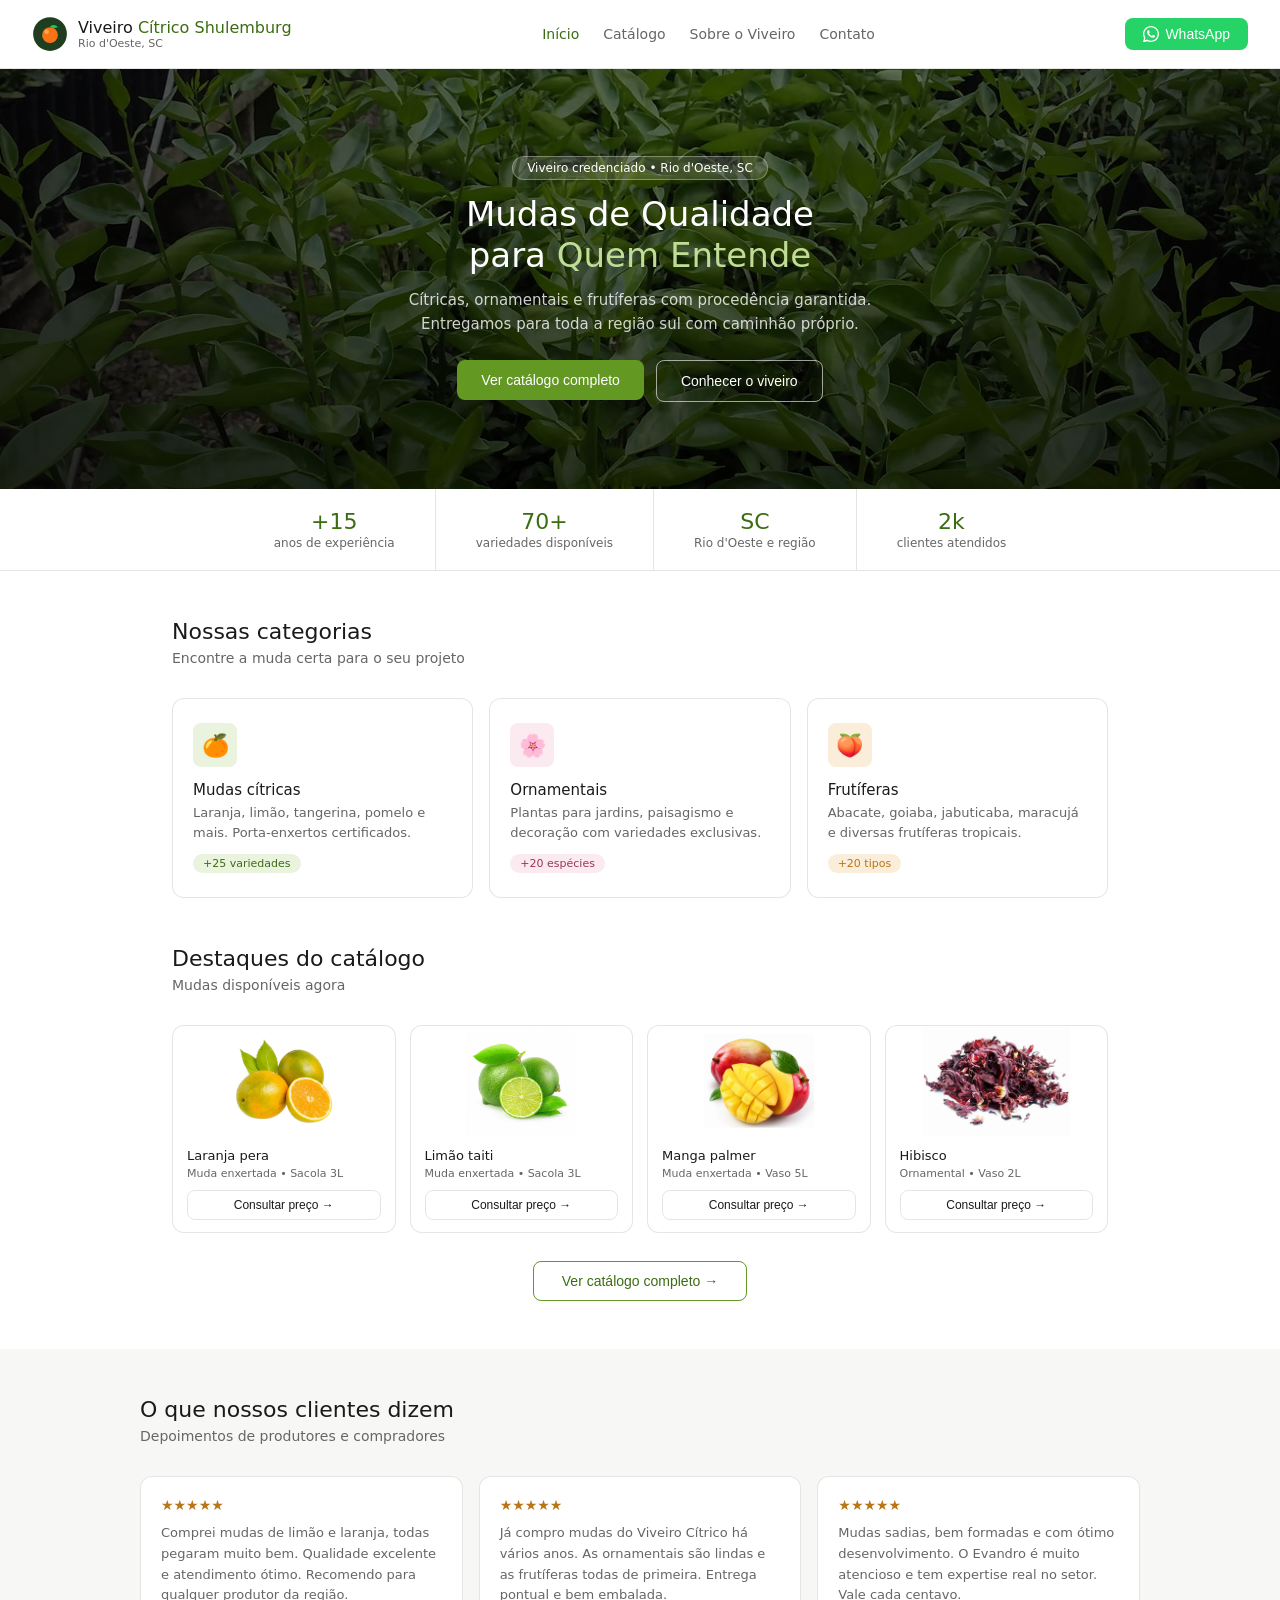
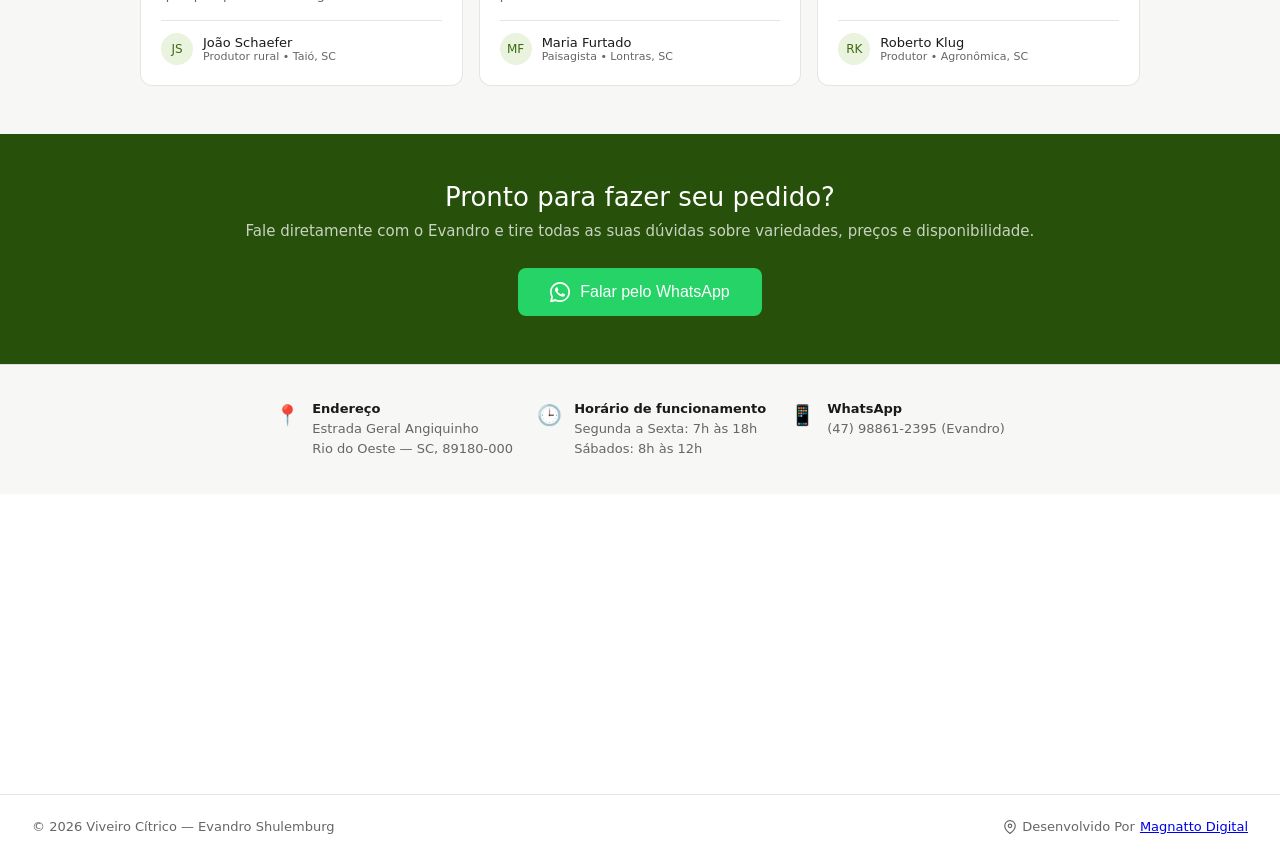
<file: index.html>
<!DOCTYPE html>
<html lang="pt-BR">
<head>
  <meta charset="UTF-8" />
  <meta name="viewport" content="width=device-width, initial-scale=1.0" />
  <title>Viveiro Cítrico Shulemburg</title>
  <meta name="description" content="Mudas cítricas, ornamentais e frutíferas de qualidade. Viveiro Cítrico, Rio d'Oeste - SC. Fale conosco pelo WhatsApp." />
  <link rel="stylesheet" href="style.css" />
  <link rel="icon" href="favicon.svg" type="image/svg+xml">
  <link rel="icon" href="favicon.svg" sizes="32x32">
</head>
<body>

  <!-- NAVBAR -->
  <nav class="nav">
    <a href="index.html" class="logo" style="text-decoration:none;">
      <div class="logo-icon" style="background:transparent;">
        <img src="favicon.svg" alt="favicon" style="width:36px; height:36px; object-fit:contain;">
      </div>
      <div>
        <div class="logo-name">Viveiro <span>Cítrico Shulemburg</span></div>
        <div class="logo-sub">Rio d'Oeste, SC</div>
      </div>
    </a>
    <div class="nav-links">
      <a href="index.html" class="active">Início</a>
      <a href="catalogo.html">Catálogo</a>
      <a href="viveiro.html">Sobre o Viveiro</a>
      <a href="index.html#contato">Contato</a>
    </div>
    <button class="wpp-btn">
      <svg width="16" height="16" viewBox="0 0 24 24" fill="currentColor">
        <path d="M17.472 14.382c-.297-.149-1.758-.867-2.03-.967-.273-.099-.471-.148-.67.15-.197.297-.767.966-.94 1.164-.173.199-.347.223-.644.075-.297-.15-1.255-.463-2.39-1.475-.883-.788-1.48-1.761-1.653-2.059-.173-.297-.018-.458.13-.606.134-.133.298-.347.446-.52.149-.174.198-.298.298-.497.099-.198.05-.371-.025-.52-.075-.149-.669-1.612-.916-2.207-.242-.579-.487-.5-.669-.51-.173-.008-.371-.01-.57-.01-.198 0-.52.074-.792.372-.272.297-1.04 1.016-1.04 2.479 0 1.462 1.065 2.875 1.213 3.074.149.198 2.096 3.2 5.077 4.487.709.306 1.262.489 1.694.625.712.227 1.36.195 1.871.118.571-.085 1.758-.719 2.006-1.413.248-.694.248-1.289.173-1.413-.074-.124-.272-.198-.57-.347z"/>
        <path d="M12 0C5.373 0 0 5.373 0 12c0 2.123.554 4.118 1.522 5.847L.057 23.853a.5.5 0 0 0 .609.608l6.007-1.464A11.939 11.939 0 0 0 12 24c6.627 0 12-5.373 12-12S18.627 0 12 0zm0 22a9.952 9.952 0 0 1-5.093-1.396l-.363-.215-3.769.918.936-3.669-.236-.378A9.952 9.952 0 0 1 2 12C2 6.477 6.477 2 12 2s10 4.477 10 10-4.477 10-10 10z"/>
      </svg>
      WhatsApp
    </button>
    <button class="hamburger" id="hamburger" aria-label="Menu" aria-expanded="false">
      <span></span><span></span><span></span>
    </button>
  </nav>

  <!-- MOBILE MENU -->
  <div class="mobile-menu" id="mobileMenu">
    <a href="index.html" class="active">Início</a>
    <a href="catalogo.html">Catálogo</a>
    <a href="viveiro.html">Sobre o Viveiro</a>
    <a href="index.html#contato">Contato</a>
    <a href="#" class="mobile-wpp wpp-btn">
      <svg width="16" height="16" viewBox="0 0 24 24" fill="currentColor">
        <path d="M17.472 14.382c-.297-.149-1.758-.867-2.03-.967-.273-.099-.471-.148-.67.15-.197.297-.767.966-.94 1.164-.173.199-.347.223-.644.075-.297-.15-1.255-.463-2.39-1.475-.883-.788-1.48-1.761-1.653-2.059-.173-.297-.018-.458.13-.606.134-.133.298-.347.446-.52.149-.174.198-.298.298-.497.099-.198.05-.371-.025-.52-.075-.149-.669-1.612-.916-2.207-.242-.579-.487-.5-.669-.51-.173-.008-.371-.01-.57-.01-.198 0-.52.074-.792.372-.272.297-1.04 1.016-1.04 2.479 0 1.462 1.065 2.875 1.213 3.074.149.198 2.096 3.2 5.077 4.487.709.306 1.262.489 1.694.625.712.227 1.36.195 1.871.118.571-.085 1.758-.719 2.006-1.413.248-.694.248-1.289.173-1.413-.074-.124-.272-.198-.57-.347z"/>
        <path d="M12 0C5.373 0 0 5.373 0 12c0 2.123.554 4.118 1.522 5.847L.057 23.853a.5.5 0 0 0 .609.608l6.007-1.464A11.939 11.939 0 0 0 12 24c6.627 0 12-5.373 12-12S18.627 0 12 0zm0 22a9.952 9.952 0 0 1-5.093-1.396l-.363-.215-3.769.918.936-3.669-.236-.378A9.952 9.952 0 0 1 2 12C2 6.477 6.477 2 12 2s10 4.477 10 10-4.477 10-10 10z"/>
      </svg>
      WhatsApp
    </a>
  </div>

  <!-- HERO -->
  <section class="hero" id="hero">
    <div class="hero-bg"></div>
    <div class="hero-overlay"></div>
    <div class="hero-content">
      <div class="hero-badge">Viveiro credenciado &bull; Rio d'Oeste, SC</div>
      <h1>Mudas de Qualidade<br>para <span>Quem Entende</span></h1>
      <p>Cítricas, ornamentais e frutíferas com procedência garantida. Entregamos para toda a região sul com caminhão próprio.</p>
      <div class="hero-actions">
        <a href="catalogo.html"><button class="btn-primary">Ver catálogo completo</button></a>
        <a href="viveiro.html"><button class="btn-outline">Conhecer o viveiro</button></a>
      </div>
    </div>
  </section>

  <!-- STATS BAR -->
  <div class="stats-bar">
    <div class="stat-item">
      <div class="stat-num">+15</div>
      <div class="stat-label">anos de experiência</div>
    </div>
    <div class="stat-item">
      <div class="stat-num">70+</div>
      <div class="stat-label">variedades disponíveis</div>
    </div>
    <div class="stat-item">
      <div class="stat-num">SC</div>
      <div class="stat-label">Rio d'Oeste e região</div>
    </div>
    <div class="stat-item">
      <div class="stat-num">2k</div>
      <div class="stat-label">clientes atendidos</div>
    </div>
  </div>

  <!-- CATEGORIAS -->
  <section class="section" id="catalogo">
    <div class="section-title">Nossas categorias</div>
    <div class="section-sub">Encontre a muda certa para o seu projeto</div>
    <div class="cat-grid">
      <a href="catalogo.html?cat=citrico" class="cat-card">
        <div class="cat-icon citrico">🍊</div>
        <div class="cat-name">Mudas cítricas</div>
        <div class="cat-desc">Laranja, limão, tangerina, pomelo e mais. Porta-enxertos certificados.</div>
        <span class="cat-tag tag-green">+25 variedades</span>
      </a>
      <a href="catalogo.html?cat=ornamental" class="cat-card">
        <div class="cat-icon ornamental">🌸</div>
        <div class="cat-name">Ornamentais</div>
        <div class="cat-desc">Plantas para jardins, paisagismo e decoração com variedades exclusivas.</div>
        <span class="cat-tag tag-pink">+20 espécies</span>
      </a>
      <a href="catalogo.html?cat=frutifera" class="cat-card">
        <div class="cat-icon frutifera">🍑</div>
        <div class="cat-name">Frutíferas</div>
        <div class="cat-desc">Abacate, goiaba, jabuticaba, maracujá e diversas frutíferas tropicais.</div>
        <span class="cat-tag tag-amber">+20 tipos</span>
      </a>
    </div>
  </section>

  <!-- PRODUTOS EM DESTAQUE -->
  <section class="section" style="padding-top: 0;">
    <div class="section-title">Destaques do catálogo</div>
    <div class="section-sub">Mudas disponíveis agora</div>
    <div class="products-grid">
      <div class="prod-card">
        <div class="prod-img">
          <img src="img/laranjapera.webp" alt="laranjapera">
        </div>
        <div class="prod-body">
          <div class="prod-name">Laranja pera</div>
          <div class="prod-detail">Muda enxertada &bull; Sacola 3L</div>
          <button class="prod-cta">Consultar preço →</button>
        </div>
      </div>
      <div class="prod-card">
        <div class="prod-img">
          <img src="img/limaotahiti.jpg" alt="limaotahiti">
        </div>
        <div class="prod-body">
          <div class="prod-name">Limão taiti</div>
          <div class="prod-detail">Muda enxertada &bull; Sacola 3L</div>
          <button class="prod-cta">Consultar preço →</button>
        </div>
      </div>
      <div class="prod-card">
        <div class="prod-img">
          <img src="img/mangapalmer.jpeg" alt="mangapalmer">
        </div>
        <div class="prod-body">
          <div class="prod-name">Manga palmer</div>
          <div class="prod-detail">Muda enxertada &bull; Vaso 5L</div>
          <button class="prod-cta">Consultar preço →</button>
        </div>
      </div>
      <div class="prod-card">
        <div class="prod-img">
          <img src="img/hibisco.webp" alt="hibisco">
        </div>
        <div class="prod-body">
          <div class="prod-name">Hibisco</div>
          <div class="prod-detail">Ornamental &bull; Vaso 2L</div>
          <button class="prod-cta">Consultar preço →</button>
        </div>
      </div>
    </div>
    <div style="text-align:center; margin-top: 28px;">
      <a href="catalogo.html"><button class="btn-catalogo-link">Ver catálogo completo →</button></a>
    </div>
  </section>

  <!-- DEPOIMENTOS -->
  <div class="testimonials" id="sobre">
    <div class="test-inner">
      <div class="section-title">O que nossos clientes dizem</div>
      <div class="section-sub">Depoimentos de produtores e compradores</div>
      <div class="test-grid">
        <div class="test-card">
          <div class="test-stars">★★★★★</div>
          <div class="test-text">Comprei mudas de limão e laranja, todas pegaram muito bem. Qualidade excelente e atendimento ótimo. Recomendo para qualquer produtor da região.</div>
          <div class="test-author">
            <div class="test-avatar">JS</div>
            <div>
              <div class="test-info-name">João Schaefer</div>
              <div class="test-info-loc">Produtor rural &bull; Taió, SC</div>
            </div>
          </div>
        </div>
        <div class="test-card">
          <div class="test-stars">★★★★★</div>
          <div class="test-text">Já compro mudas do Viveiro Cítrico há vários anos. As ornamentais são lindas e as frutíferas todas de primeira. Entrega pontual e bem embalada.</div>
          <div class="test-author">
            <div class="test-avatar">MF</div>
            <div>
              <div class="test-info-name">Maria Furtado</div>
              <div class="test-info-loc">Paisagista &bull; Lontras, SC</div>
            </div>
          </div>
        </div>
        <div class="test-card">
          <div class="test-stars">★★★★★</div>
          <div class="test-text">Mudas sadias, bem formadas e com ótimo desenvolvimento. O Evandro é muito atencioso e tem expertise real no setor. Vale cada centavo.</div>
          <div class="test-author">
            <div class="test-avatar">RK</div>
            <div>
              <div class="test-info-name">Roberto Klug</div>
              <div class="test-info-loc">Produtor &bull; Agronômica, SC</div>
            </div>
          </div>
        </div>
      </div>
    </div>
  </div>

  <!-- CTA FINAL -->
  <div class="cta-section" id="contato">
    <h2>Pronto para fazer seu pedido?</h2>
    <p>Fale diretamente com o Evandro e tire todas as suas dúvidas sobre variedades, preços e disponibilidade.</p>
    <button class="wpp-big">
      <svg width="20" height="20" viewBox="0 0 24 24" fill="currentColor">
        <path d="M17.472 14.382c-.297-.149-1.758-.867-2.03-.967-.273-.099-.471-.148-.67.15-.197.297-.767.966-.94 1.164-.173.199-.347.223-.644.075-.297-.15-1.255-.463-2.39-1.475-.883-.788-1.48-1.761-1.653-2.059-.173-.297-.018-.458.13-.606.134-.133.298-.347.446-.52.149-.174.198-.298.298-.497.099-.198.05-.371-.025-.52-.075-.149-.669-1.612-.916-2.207-.242-.579-.487-.5-.669-.51-.173-.008-.371-.01-.57-.01-.198 0-.52.074-.792.372-.272.297-1.04 1.016-1.04 2.479 0 1.462 1.065 2.875 1.213 3.074.149.198 2.096 3.2 5.077 4.487.709.306 1.262.489 1.694.625.712.227 1.36.195 1.871.118.571-.085 1.758-.719 2.006-1.413.248-.694.248-1.289.173-1.413-.074-.124-.272-.198-.57-.347z"/>
        <path d="M12 0C5.373 0 0 5.373 0 12c0 2.123.554 4.118 1.522 5.847L.057 23.853a.5.5 0 0 0 .609.608l6.007-1.464A11.939 11.939 0 0 0 12 24c6.627 0 12-5.373 12-12S18.627 0 12 0zm0 22a9.952 9.952 0 0 1-5.093-1.396l-.363-.215-3.769.918.936-3.669-.236-.378A9.952 9.952 0 0 1 2 12C2 6.477 6.477 2 12 2s10 4.477 10 10-4.477 10-10 10z"/>
      </svg>
      Falar pelo WhatsApp
    </button>
  </div>

  <div class="contato__info">
    <div class="info-card">
      <span class="info-card__icon">📍</span>
      <div>
        <strong>Endereço</strong>
        <p>Estrada Geral Angiquinho <br/>Rio do Oeste — SC, 89180-000</p>
      </div>
    </div>
    <div class="info-card">
      <span class="info-card__icon">🕒</span>
      <div>
        <strong>Horário de funcionamento</strong>
        <p>Segunda a Sexta: 7h às 18h<br/>Sábados: 8h às 12h</p>
      </div>
    </div>
    <div class="info-card">
      <span class="info-card__icon">📱</span>
      <div>
        <strong>WhatsApp</strong>
        <p>(47) 98861-2395 (Evandro)</p>
      </div>
    </div>
  </div>

  <div class="contato__mapa">
    <iframe
      src="https://www.google.com/maps/embed?pb=!1m18!1m12!1m3!1d1990.8192331398943!2d-49.809906604715586!3d-27.24312311084291!2m3!1f0!2f0!3f0!3m2!1i1024!2i768!4f13.1!3m3!1m2!1s0x94dfc5afbedc324d%3A0xac5525f07040292c!2sViveiro%20C%C3%ADtrico%20Schulenburg!5e0!3m2!1spt-BR!2sbr!4v1774977463880!5m2!1spt-BR!2sbr"
      width="100%" height="100%" style="border:0;" allowfullscreen="" loading="lazy"
      referrerpolicy="no-referrer-when-downgrade"
      title="Localização do Viveiro Cítrico Shulemburg"
    ></iframe>
  </div>

  <!-- FOOTER -->
  <footer class="footer">
    <div class="footer-copy">&copy; 2026 Viveiro Cítrico &mdash; Evandro Shulemburg</div>
    <div class="footer-loc">
      <svg width="14" height="14" viewBox="0 0 24 24" fill="none" stroke="currentColor" stroke-width="2">
        <path d="M21 10c0 7-9 13-9 13s-9-6-9-13a9 9 0 0 1 18 0z"/>
        <circle cx="12" cy="10" r="3"/>
      </svg>
      Desenvolvido Por  <a href="https://wa.me/5547988739362" target="_blank">Magnatto Digital</a>
    </div>
  </footer>

  <script src="script.js"></script>
</body>
</html>
</file>
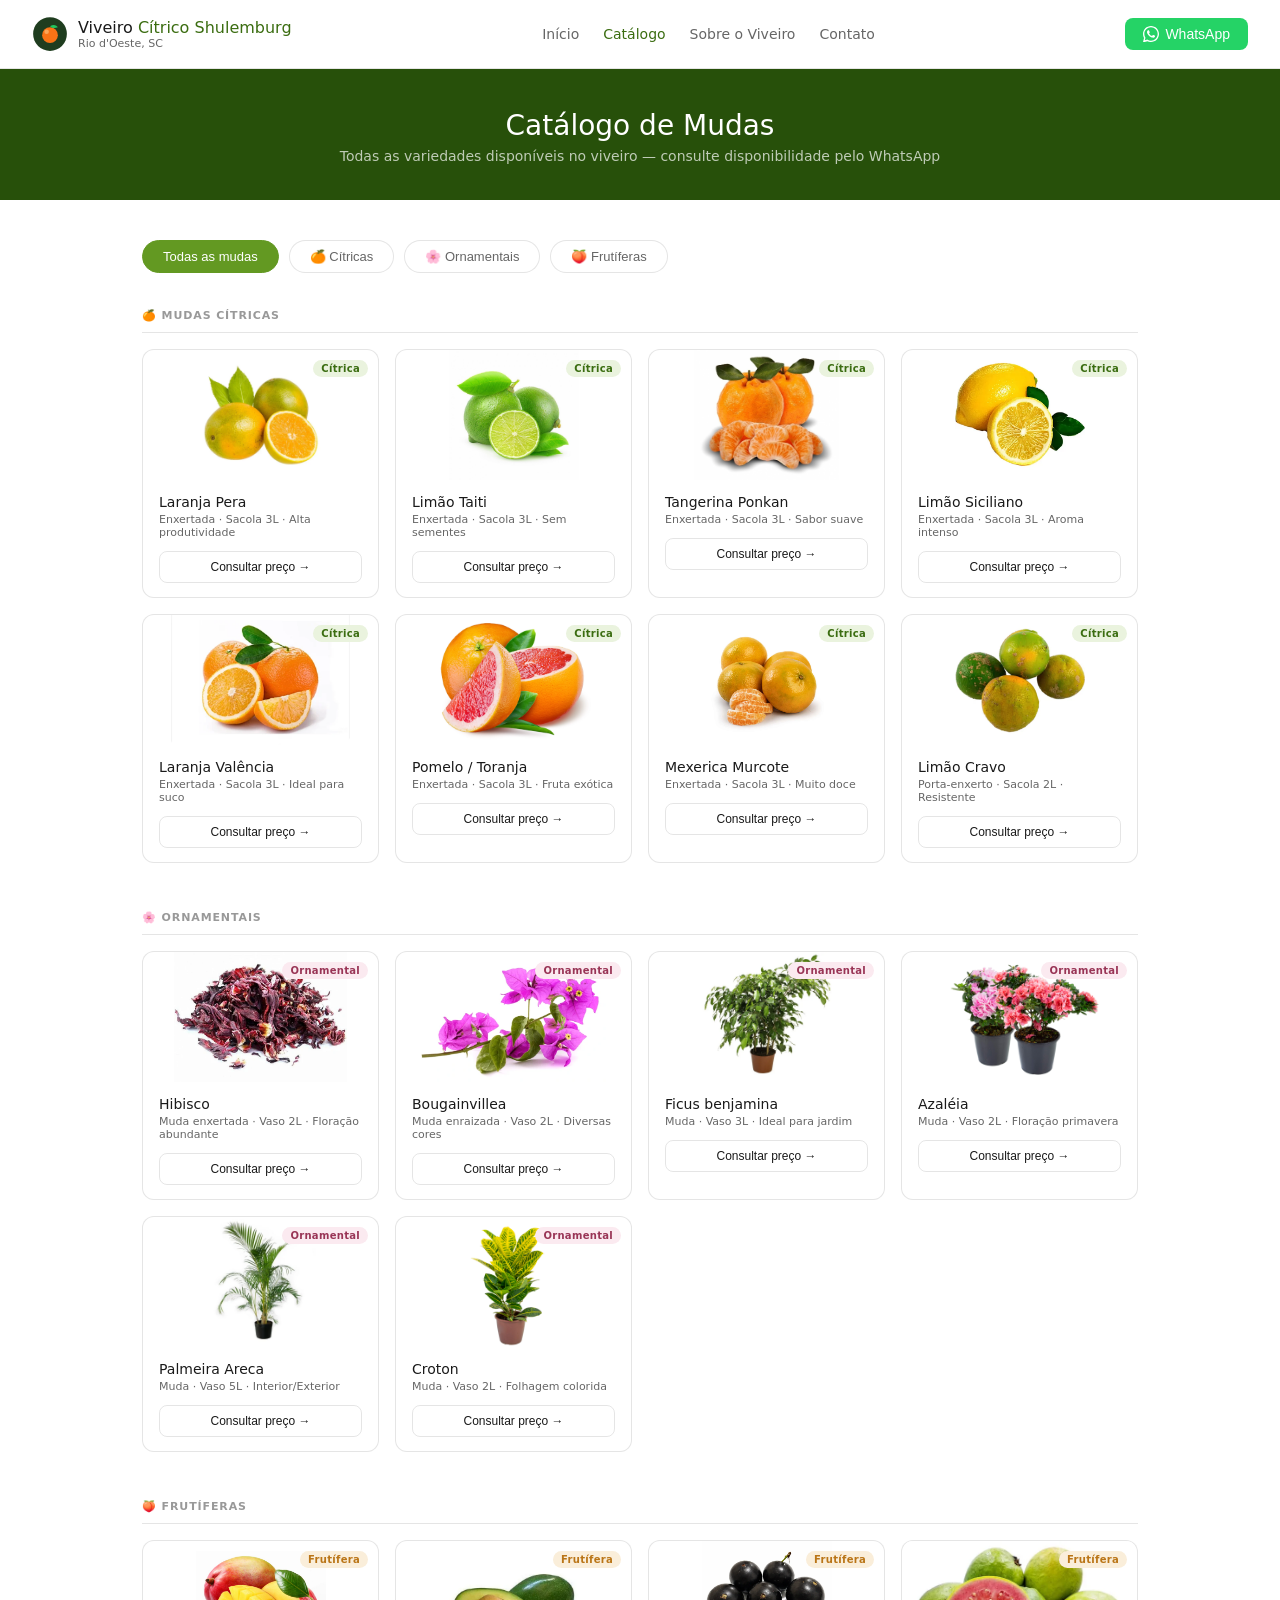
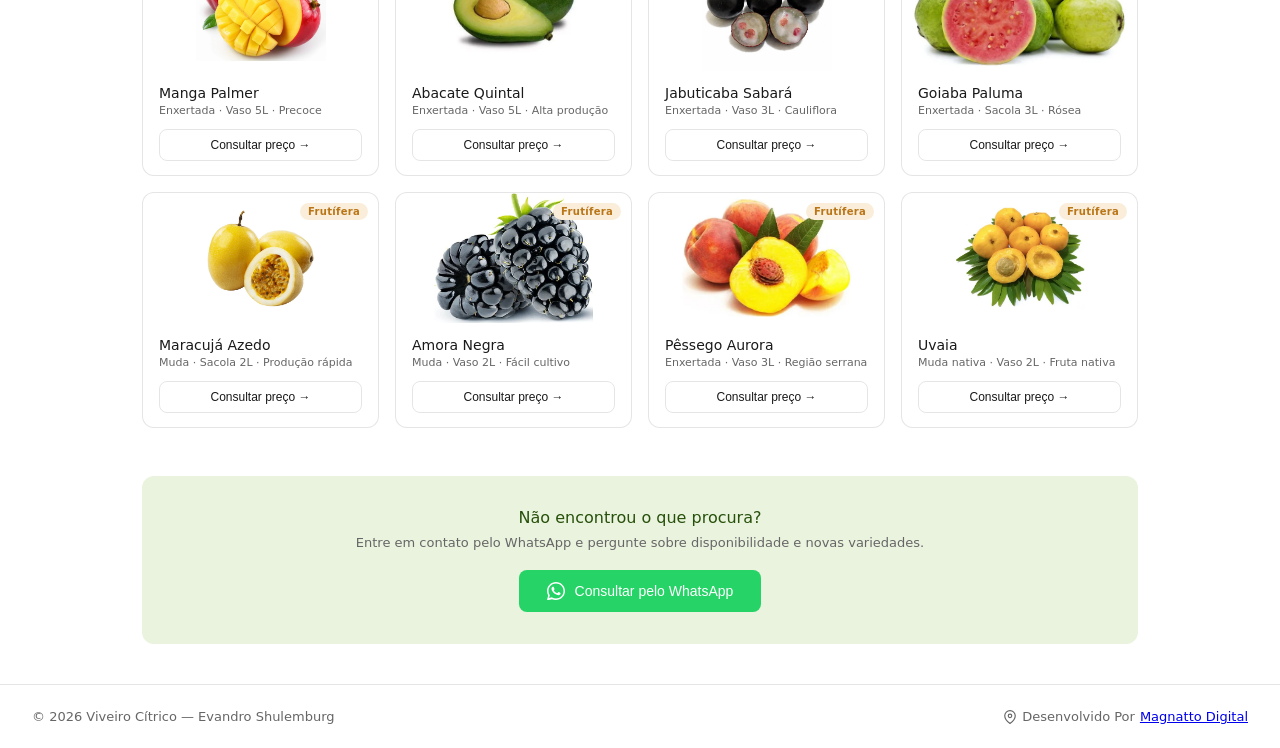
<file: catalogo.html>
<!DOCTYPE html>
<html lang="pt-BR">
<head>
  <meta charset="UTF-8" />
  <meta name="viewport" content="width=device-width, initial-scale=1.0" />
  <title>Catálogo — Viveiro Cítrico Shulemburg</title>
  <meta name="description" content="Catálogo completo de mudas cítricas, ornamentais e frutíferas. Viveiro Cítrico Shulemburg, Rio d'Oeste - SC." />
  <link rel="stylesheet" href="style.css" />
  <link rel="icon" href="favicon.svg" type="image/svg+xml">
  <link rel="icon" href="favicon.svg" sizes="32x32">
  <style>
    /* ===== CATÁLOGO PAGE ===== */
    .catalogo-hero {
      background: var(--green-dark);
      padding: 40px 32px 36px;
      text-align: center;
    }
    .catalogo-hero h1 {
      font-size: 28px;
      font-weight: 500;
      color: #fff;
      margin-bottom: 6px;
    }
    .catalogo-hero p {
      font-size: 14px;
      color: rgba(255,255,255,0.7);
    }

    .catalogo-body {
      max-width: 1060px;
      margin: 0 auto;
      padding: 40px 32px;
    }

    /* Filtros */
    .filtros {
      display: flex;
      gap: 10px;
      flex-wrap: wrap;
      margin-bottom: 36px;
    }
    .filtro-btn {
      padding: 8px 20px;
      border-radius: 24px;
      border: 1.5px solid var(--border);
      background: var(--white);
      font-size: 13px;
      cursor: pointer;
      color: var(--text-secondary);
      font-weight: 500;
      transition: all 0.15s;
    }
    .filtro-btn:hover {
      border-color: var(--green-main);
      color: var(--green-mid);
    }
    .filtro-btn.ativo {
      background: var(--green-main);
      border-color: var(--green-main);
      color: #fff;
    }

    /* Grid de produtos */
    .cat-products-grid {
      display: grid;
      grid-template-columns: repeat(4, minmax(0, 1fr));
      gap: 16px;
    }

    .cat-prod-card {
      background: var(--white);
      border: 0.5px solid var(--border);
      border-radius: var(--radius-lg);
      overflow: hidden;
      transition: border-color 0.15s, box-shadow 0.15s;
      cursor: pointer;
    }
    .cat-prod-card:hover {
      border-color: var(--green-main);
      box-shadow: 0 4px 16px rgba(99,153,34,0.1);
    }
    .cat-prod-img {
      height: 130px;
      display: flex;
      align-items: center;
      justify-content: center;
      font-size: 44px;
      position: relative;
      
    }

    .cat-prod-img img {
      width: 100%;
      height: 100%;
      object-fit: contain;
    }

    .cat-prod-badge {
      position: absolute;
      top: 10px;
      right: 10px;
      font-size: 10px;
      font-weight: 600;
      padding: 3px 8px;
      border-radius: 10px;
      letter-spacing: 0.03em;
    }
    .badge-citrico   { background: var(--green-light); color: var(--green-mid); }
    .badge-ornamental{ background: var(--pink-light); color: var(--pink-main); }
    .badge-frutifera { background: var(--amber-light); color: var(--amber-main); }

    .cat-prod-body {
      padding: 14px 16px;
    }
    .cat-prod-name {
      font-size: 14px;
      font-weight: 500;
      color: var(--text-primary);
      margin-bottom: 3px;
    }
    .cat-prod-detail {
      font-size: 11px;
      color: var(--text-secondary);
      margin-bottom: 12px;
    }
    .cat-prod-cta {
      display: block;
      width: 100%;
      background: transparent;
      border: 0.5px solid var(--border);
      border-radius: var(--radius-md);
      padding: 8px;
      font-size: 12px;
      cursor: pointer;
      color: var(--text-primary);
      transition: background 0.15s;
    }
    .cat-prod-cta:hover {
      background: var(--bg-secondary);
    }

    .catalogo-section-label {
      font-size: 11px;
      font-weight: 600;
      letter-spacing: 0.08em;
      text-transform: uppercase;
      color: var(--text-muted);
      margin-bottom: 16px;
      padding-bottom: 10px;
      border-bottom: 0.5px solid var(--border);
    }

    .catalogo-group {
      margin-bottom: 48px;
    }

    .empty-state {
      text-align: center;
      padding: 60px 20px;
      color: var(--text-secondary);
      font-size: 15px;
    }

    @media (max-width: 900px) {
      .cat-products-grid { grid-template-columns: repeat(3, 1fr); }
    }
    @media (max-width: 680px) {
      .cat-products-grid { grid-template-columns: repeat(2, 1fr); }
    }
    @media (max-width: 420px) {
      .cat-products-grid { grid-template-columns: 1fr; }
    }
  </style>
</head>
<body>

  <!-- NAVBAR -->
  <nav class="nav">
    <a href="index.html" class="logo" style="text-decoration:none;">
      <div class="logo-icon" style="background:transparent;">
        <img src="favicon.svg" alt="favicon">
        </svg>
      </div>
      <div>
        <div class="logo-name">Viveiro <span>Cítrico Shulemburg</span></div>
        <div class="logo-sub">Rio d'Oeste, SC</div>
      </div>
    </a>
    <div class="nav-links">
      <a href="index.html">Início</a>
      <a href="catalogo.html" class="active">Catálogo</a>
      <a href="viveiro.html">Sobre o Viveiro</a>
      <a href="index.html#contato">Contato</a>
    </div>
    <button class="wpp-btn">
      <svg width="16" height="16" viewBox="0 0 24 24" fill="currentColor">
        <path d="M17.472 14.382c-.297-.149-1.758-.867-2.03-.967-.273-.099-.471-.148-.67.15-.197.297-.767.966-.94 1.164-.173.199-.347.223-.644.075-.297-.15-1.255-.463-2.39-1.475-.883-.788-1.48-1.761-1.653-2.059-.173-.297-.018-.458.13-.606.134-.133.298-.347.446-.52.149-.174.198-.298.298-.497.099-.198.05-.371-.025-.52-.075-.149-.669-1.612-.916-2.207-.242-.579-.487-.5-.669-.51-.173-.008-.371-.01-.57-.01-.198 0-.52.074-.792.372-.272.297-1.04 1.016-1.04 2.479 0 1.462 1.065 2.875 1.213 3.074.149.198 2.096 3.2 5.077 4.487.709.306 1.262.489 1.694.625.712.227 1.36.195 1.871.118.571-.085 1.758-.719 2.006-1.413.248-.694.248-1.289.173-1.413-.074-.124-.272-.198-.57-.347z"/>
        <path d="M12 0C5.373 0 0 5.373 0 12c0 2.123.554 4.118 1.522 5.847L.057 23.853a.5.5 0 0 0 .609.608l6.007-1.464A11.939 11.939 0 0 0 12 24c6.627 0 12-5.373 12-12S18.627 0 12 0zm0 22a9.952 9.952 0 0 1-5.093-1.396l-.363-.215-3.769.918.936-3.669-.236-.378A9.952 9.952 0 0 1 2 12C2 6.477 6.477 2 12 2s10 4.477 10 10-4.477 10-10 10z"/>
      </svg>
      WhatsApp
    </button>
    <button class="hamburger" id="hamburger" aria-label="Menu" aria-expanded="false">
      <span></span><span></span><span></span>
    </button>
  </nav>

  <!-- MOBILE MENU -->
  <div class="mobile-menu" id="mobileMenu">
    <a href="index.html">Início</a>
    <a href="catalogo.html" class="active">Catálogo</a>
    <a href="viveiro.html">Sobre o Viveiro</a>
    <a href="index.html#contato">Contato</a>
    <a href="#" class="mobile-wpp wpp-btn">
      <svg width="16" height="16" viewBox="0 0 24 24" fill="currentColor">
        <path d="M17.472 14.382c-.297-.149-1.758-.867-2.03-.967-.273-.099-.471-.148-.67.15-.197.297-.767.966-.94 1.164-.173.199-.347.223-.644.075-.297-.15-1.255-.463-2.39-1.475-.883-.788-1.48-1.761-1.653-2.059-.173-.297-.018-.458.13-.606.134-.133.298-.347.446-.52.149-.174.198-.298.298-.497.099-.198.05-.371-.025-.52-.075-.149-.669-1.612-.916-2.207-.242-.579-.487-.5-.669-.51-.173-.008-.371-.01-.57-.01-.198 0-.52.074-.792.372-.272.297-1.04 1.016-1.04 2.479 0 1.462 1.065 2.875 1.213 3.074.149.198 2.096 3.2 5.077 4.487.709.306 1.262.489 1.694.625.712.227 1.36.195 1.871.118.571-.085 1.758-.719 2.006-1.413.248-.694.248-1.289.173-1.413-.074-.124-.272-.198-.57-.347z"/>
        <path d="M12 0C5.373 0 0 5.373 0 12c0 2.123.554 4.118 1.522 5.847L.057 23.853a.5.5 0 0 0 .609.608l6.007-1.464A11.939 11.939 0 0 0 12 24c6.627 0 12-5.373 12-12S18.627 0 12 0zm0 22a9.952 9.952 0 0 1-5.093-1.396l-.363-.215-3.769.918.936-3.669-.236-.378A9.952 9.952 0 0 1 2 12C2 6.477 6.477 2 12 2s10 4.477 10 10-4.477 10-10 10z"/>
      </svg>
      WhatsApp
    </a>
  </div>

  <!-- HERO DA PÁGINA -->
  <div class="catalogo-hero">
    <h1>Catálogo de Mudas</h1>
    <p>Todas as variedades disponíveis no viveiro — consulte disponibilidade pelo WhatsApp</p>
  </div>

  <!-- CORPO DO CATÁLOGO -->
  <div class="catalogo-body">

    <!-- FILTROS -->
    <div class="filtros">
      <button class="filtro-btn ativo" data-cat="todos">Todas as mudas</button>
      <button class="filtro-btn" data-cat="citrico">🍊 Cítricas</button>
      <button class="filtro-btn" data-cat="ornamental">🌸 Ornamentais</button>
      <button class="filtro-btn" data-cat="frutifera">🍑 Frutíferas</button>
    </div>

    <!-- GRUPO: CÍTRICAS -->
    <div class="catalogo-group" data-group="citrico">
      <div class="catalogo-section-label">🍊 Mudas Cítricas</div>
      <div class="cat-products-grid">

        <div class="cat-prod-card" data-cat="citrico">
          <div class="cat-prod-img">
            <img src="img/laranjapera.webp" alt="laranja pera">
            <span class="cat-prod-badge badge-citrico">Cítrica</span>
          </div>
          <div class="cat-prod-body">
            <div class="cat-prod-name">Laranja Pera</div>
            <div class="cat-prod-detail">Enxertada · Sacola 3L · Alta produtividade</div>
            <button class="cat-prod-cta">Consultar preço →</button>
          </div>
        </div>

        <div class="cat-prod-card" data-cat="citrico">
          <div class="cat-prod-img">
            <img src="img/limaotahiti.jpg" alt="limaotahiti">
            <span class="cat-prod-badge badge-citrico">Cítrica</span>
          </div>
          <div class="cat-prod-body">
            <div class="cat-prod-name">Limão Taiti</div>
            <div class="cat-prod-detail">Enxertada · Sacola 3L · Sem sementes</div>
            <button class="cat-prod-cta">Consultar preço →</button>
          </div>
        </div>

        <div class="cat-prod-card" data-cat="citrico">
          <div class="cat-prod-img">
            <img src="img/tangerinaponkan.jpg" alt="tangerinaponkan">
            <span class="cat-prod-badge badge-citrico">Cítrica</span>
          </div>
          <div class="cat-prod-body">
            <div class="cat-prod-name">Tangerina Ponkan</div>
            <div class="cat-prod-detail">Enxertada · Sacola 3L · Sabor suave</div>
            <button class="cat-prod-cta">Consultar preço →</button>
          </div>
        </div>

        <div class="cat-prod-card" data-cat="citrico">
          <div class="cat-prod-img">
            <img src="img/limaosiciliano.webp" alt="limaosiciliano">
            <span class="cat-prod-badge badge-citrico">Cítrica</span>
          </div>
          <div class="cat-prod-body">
            <div class="cat-prod-name">Limão Siciliano</div>
            <div class="cat-prod-detail">Enxertada · Sacola 3L · Aroma intenso</div>
            <button class="cat-prod-cta">Consultar preço →</button>
          </div>
        </div>

        <div class="cat-prod-card" data-cat="citrico">
          <div class="cat-prod-img">
            <img src="img/laranjavalencia.webp" alt="laranjavalencia">
            <span class="cat-prod-badge badge-citrico">Cítrica</span>
          </div>
          <div class="cat-prod-body">
            <div class="cat-prod-name">Laranja Valência</div>
            <div class="cat-prod-detail">Enxertada · Sacola 3L · Ideal para suco</div>
            <button class="cat-prod-cta">Consultar preço →</button>
          </div>
        </div>

        <div class="cat-prod-card" data-cat="citrico">
          <div class="cat-prod-img">
            <img src="img/pomelo.webp" alt="pomelo">
            <span class="cat-prod-badge badge-citrico">Cítrica</span>
          </div>
          <div class="cat-prod-body">
            <div class="cat-prod-name">Pomelo / Toranja</div>
            <div class="cat-prod-detail">Enxertada · Sacola 3L · Fruta exótica</div>
            <button class="cat-prod-cta">Consultar preço →</button>
          </div>
        </div>

        <div class="cat-prod-card" data-cat="citrico">
          <div class="cat-prod-img">
            <img src="img/tangerinamurcot.webp" alt="tangerinamurcot">
            <span class="cat-prod-badge badge-citrico">Cítrica</span>
          </div>
          <div class="cat-prod-body">
            <div class="cat-prod-name">Mexerica Murcote</div>
            <div class="cat-prod-detail">Enxertada · Sacola 3L · Muito doce</div>
            <button class="cat-prod-cta">Consultar preço →</button>
          </div>
        </div>

        <div class="cat-prod-card" data-cat="citrico">
          <div class="cat-prod-img">
            <img src="img/limaocravo.webp" alt="limaocravo">
            <span class="cat-prod-badge badge-citrico">Cítrica</span>
          </div>
          <div class="cat-prod-body">
            <div class="cat-prod-name">Limão Cravo</div>
            <div class="cat-prod-detail">Porta-enxerto · Sacola 2L · Resistente</div>
            <button class="cat-prod-cta">Consultar preço →</button>
          </div>
        </div>

      </div>
    </div>

    <!-- GRUPO: ORNAMENTAIS -->
    <div class="catalogo-group" data-group="ornamental">
      <div class="catalogo-section-label">🌸 Ornamentais</div>
      <div class="cat-products-grid">

        <div class="cat-prod-card" data-cat="ornamental">
          <div class="cat-prod-img">
            <img src="img/hibisco.webp" alt="hibisco">
            <span class="cat-prod-badge badge-ornamental">Ornamental</span>
          </div>
          <div class="cat-prod-body">
            <div class="cat-prod-name">Hibisco</div>
            <div class="cat-prod-detail">Muda enxertada · Vaso 2L · Floração abundante</div>
            <button class="cat-prod-cta">Consultar preço →</button>
          </div>
        </div>

        <div class="cat-prod-card" data-cat="ornamental">
          <div class="cat-prod-img">
            <img src="img/bougainvillea.webp" alt="bougainvillea">
            <span class="cat-prod-badge badge-ornamental">Ornamental</span>
          </div>
          <div class="cat-prod-body">
            <div class="cat-prod-name">Bougainvillea</div>
            <div class="cat-prod-detail">Muda enraizada · Vaso 2L · Diversas cores</div>
            <button class="cat-prod-cta">Consultar preço →</button>
          </div>
        </div>

        <div class="cat-prod-card" data-cat="ornamental">
          <div class="cat-prod-img">
            <img src="img/ficusbenjamina.webp" alt="ficusbenjamina">
            <span class="cat-prod-badge badge-ornamental">Ornamental</span>
          </div>
          <div class="cat-prod-body">
            <div class="cat-prod-name">Ficus benjamina</div>
            <div class="cat-prod-detail">Muda · Vaso 3L · Ideal para jardim</div>
            <button class="cat-prod-cta">Consultar preço →</button>
          </div>
        </div>

        <div class="cat-prod-card" data-cat="ornamental">
          <div class="cat-prod-img">
            <img src="img/azaleia.jpg" alt="azaleia">
            <span class="cat-prod-badge badge-ornamental">Ornamental</span>
          </div>
          <div class="cat-prod-body">
            <div class="cat-prod-name">Azaléia</div>
            <div class="cat-prod-detail">Muda · Vaso 2L · Floração primavera</div>
            <button class="cat-prod-cta">Consultar preço →</button>
          </div>
        </div>

        <div class="cat-prod-card" data-cat="ornamental">
          <div class="cat-prod-img">
            <img src="img/palmeiraareca.webp" alt="palmeiraareca">
            <span class="cat-prod-badge badge-ornamental">Ornamental</span>
          </div>
          <div class="cat-prod-body">
            <div class="cat-prod-name">Palmeira Areca</div>
            <div class="cat-prod-detail">Muda · Vaso 5L · Interior/Exterior</div>
            <button class="cat-prod-cta">Consultar preço →</button>
          </div>
        </div>

        <div class="cat-prod-card" data-cat="ornamental">
          <div class="cat-prod-img">
            <img src="img/croton.jpeg" alt="croton">
            <span class="cat-prod-badge badge-ornamental">Ornamental</span>
          </div>
          <div class="cat-prod-body">
            <div class="cat-prod-name">Croton</div>
            <div class="cat-prod-detail">Muda · Vaso 2L · Folhagem colorida</div>
            <button class="cat-prod-cta">Consultar preço →</button>
          </div>
        </div>

      </div>
    </div>

    <!-- GRUPO: FRUTÍFERAS -->
    <div class="catalogo-group" data-group="frutifera">
      <div class="catalogo-section-label">🍑 Frutíferas</div>
      <div class="cat-products-grid">

        <div class="cat-prod-card" data-cat="frutifera">
          <div class="cat-prod-img">
            <img src="img/mangapalmer.jpeg" alt="mangapalmer">
            <span class="cat-prod-badge badge-frutifera">Frutífera</span>
          </div>
          <div class="cat-prod-body">
            <div class="cat-prod-name">Manga Palmer</div>
            <div class="cat-prod-detail">Enxertada · Vaso 5L · Precoce</div>
            <button class="cat-prod-cta">Consultar preço →</button>
          </div>
        </div>

        <div class="cat-prod-card" data-cat="frutifera">
          <div class="cat-prod-img">
            <img src="img/abacatequintal.webp" alt="abacatequintal">
            <span class="cat-prod-badge badge-frutifera">Frutífera</span>
          </div>
          <div class="cat-prod-body">
            <div class="cat-prod-name">Abacate Quintal</div>
            <div class="cat-prod-detail">Enxertada · Vaso 5L · Alta produção</div>
            <button class="cat-prod-cta">Consultar preço →</button>
          </div>
        </div>

        <div class="cat-prod-card" data-cat="frutifera">
          <div class="cat-prod-img">
            <img src="img/jabuticabasabara.webp" alt="jabuticabasabara">
            <span class="cat-prod-badge badge-frutifera">Frutífera</span>
          </div>
          <div class="cat-prod-body">
            <div class="cat-prod-name">Jabuticaba Sabará</div>
            <div class="cat-prod-detail">Enxertada · Vaso 3L · Cauliflora</div>
            <button class="cat-prod-cta">Consultar preço →</button>
          </div>
        </div>

        <div class="cat-prod-card" data-cat="frutifera">
          <div class="cat-prod-img">
            <img src="img/goiabapaluma.webp" alt="goiabapaluma">
            <span class="cat-prod-badge badge-frutifera">Frutífera</span>
          </div>
          <div class="cat-prod-body">
            <div class="cat-prod-name">Goiaba Paluma</div>
            <div class="cat-prod-detail">Enxertada · Sacola 3L · Rósea</div>
            <button class="cat-prod-cta">Consultar preço →</button>
          </div>
        </div>

        <div class="cat-prod-card" data-cat="frutifera">
          <div class="cat-prod-img">
            <img src="img/maracujaazedo.webp" alt="maracujaazedo">
            <span class="cat-prod-badge badge-frutifera">Frutífera</span>
          </div>
          <div class="cat-prod-body">
            <div class="cat-prod-name">Maracujá Azedo</div>
            <div class="cat-prod-detail">Muda · Sacola 2L · Produção rápida</div>
            <button class="cat-prod-cta">Consultar preço →</button>
          </div>
        </div>

        <div class="cat-prod-card" data-cat="frutifera">
          <div class="cat-prod-img">
            <img src="img/amoranegra.webp" alt="amoranegra">
            <span class="cat-prod-badge badge-frutifera">Frutífera</span>
          </div>
          <div class="cat-prod-body">
            <div class="cat-prod-name">Amora Negra</div>
            <div class="cat-prod-detail">Muda · Vaso 2L · Fácil cultivo</div>
            <button class="cat-prod-cta">Consultar preço →</button>
          </div>
        </div>

        <div class="cat-prod-card" data-cat="frutifera">
          <div class="cat-prod-img">
            <img src="img/pessegoaurora.webp" alt="pessegoaurora">
            <span class="cat-prod-badge badge-frutifera">Frutífera</span>
          </div>
          <div class="cat-prod-body">
            <div class="cat-prod-name">Pêssego Aurora</div>
            <div class="cat-prod-detail">Enxertada · Vaso 3L · Região serrana</div>
            <button class="cat-prod-cta">Consultar preço →</button>
          </div>
        </div>

        <div class="cat-prod-card" data-cat="frutifera">
          <div class="cat-prod-img">
            <img src="img/uvaia.webp" alt="uvaia">
            <span class="cat-prod-badge badge-frutifera">Frutífera</span>
          </div>
          <div class="cat-prod-body">
            <div class="cat-prod-name">Uvaia</div>
            <div class="cat-prod-detail">Muda nativa · Vaso 2L · Fruta nativa</div>
            <button class="cat-prod-cta">Consultar preço →</button>
          </div>
        </div>

      </div>
    </div>

    <!-- CTA -->
    <div style="background: var(--green-light); border-radius: var(--radius-lg); padding: 32px; text-align:center; margin-top: 8px;">
      <div style="font-size:16px; font-weight:500; color: var(--green-dark); margin-bottom:8px;">Não encontrou o que procura?</div>
      <p style="font-size:13px; color: var(--text-secondary); margin-bottom:20px;">Entre em contato pelo WhatsApp e pergunte sobre disponibilidade e novas variedades.</p>
      <button class="wpp-big" style="font-size:14px; padding: 12px 28px;">
        <svg width="18" height="18" viewBox="0 0 24 24" fill="currentColor">
          <path d="M17.472 14.382c-.297-.149-1.758-.867-2.03-.967-.273-.099-.471-.148-.67.15-.197.297-.767.966-.94 1.164-.173.199-.347.223-.644.075-.297-.15-1.255-.463-2.39-1.475-.883-.788-1.48-1.761-1.653-2.059-.173-.297-.018-.458.13-.606.134-.133.298-.347.446-.52.149-.174.198-.298.298-.497.099-.198.05-.371-.025-.52-.075-.149-.669-1.612-.916-2.207-.242-.579-.487-.5-.669-.51-.173-.008-.371-.01-.57-.01-.198 0-.52.074-.792.372-.272.297-1.04 1.016-1.04 2.479 0 1.462 1.065 2.875 1.213 3.074.149.198 2.096 3.2 5.077 4.487.709.306 1.262.489 1.694.625.712.227 1.36.195 1.871.118.571-.085 1.758-.719 2.006-1.413.248-.694.248-1.289.173-1.413-.074-.124-.272-.198-.57-.347z"/>
          <path d="M12 0C5.373 0 0 5.373 0 12c0 2.123.554 4.118 1.522 5.847L.057 23.853a.5.5 0 0 0 .609.608l6.007-1.464A11.939 11.939 0 0 0 12 24c6.627 0 12-5.373 12-12S18.627 0 12 0zm0 22a9.952 9.952 0 0 1-5.093-1.396l-.363-.215-3.769.918.936-3.669-.236-.378A9.952 9.952 0 0 1 2 12C2 6.477 6.477 2 12 2s10 4.477 10 10-4.477 10-10 10z"/>
        </svg>
        Consultar pelo WhatsApp
      </button>
    </div>

  </div>

  <!-- FOOTER -->
  <footer class="footer">
    <div class="footer-copy">&copy; 2026 Viveiro Cítrico &mdash; Evandro Shulemburg</div>
    <div class="footer-loc">
      <svg width="14" height="14" viewBox="0 0 24 24" fill="none" stroke="currentColor" stroke-width="2">
        <path d="M21 10c0 7-9 13-9 13s-9-6-9-13a9 9 0 0 1 18 0z"/>
        <circle cx="12" cy="10" r="3"/>
      </svg>
      Desenvolvido Por  <a href="https://wa.me/5547988739362" target="_blank">Magnatto Digital</a>
    </div>
  </footer>

  <script src="script.js"></script>
  <script>
    // Filtro de categorias
    const filtros = document.querySelectorAll('.filtro-btn');
    const grupos = document.querySelectorAll('.catalogo-group');

    function aplicarFiltro(cat) {
      filtros.forEach(b => b.classList.toggle('ativo', b.dataset.cat === cat));

      if (cat === 'todos') {
        grupos.forEach(g => g.style.display = '');
      } else {
        grupos.forEach(g => {
          g.style.display = g.dataset.group === cat ? '' : 'none';
        });
      }
    }

    filtros.forEach(btn => {
      btn.addEventListener('click', () => aplicarFiltro(btn.dataset.cat));
    });

    // Aplica filtro via URL param (?cat=citrico)
    const params = new URLSearchParams(window.location.search);
    const catParam = params.get('cat');
    if (catParam) aplicarFiltro(catParam);

    // WhatsApp nos cards
    document.querySelectorAll('.cat-prod-cta').forEach(btn => {
      btn.addEventListener('click', (e) => {
        const nome = e.target.closest('.cat-prod-card').querySelector('.cat-prod-name').textContent;
        const WHATSAPP_NUMBER = '5547988612395';
        const msg = encodeURIComponent(`Olá! Gostaria de saber o preço e disponibilidade da muda de *${nome}*.`);
        window.open(`https://wa.me/${WHATSAPP_NUMBER}?text=${msg}`, '_blank');
      });
    });
  </script>
</body>
</html>
</file>
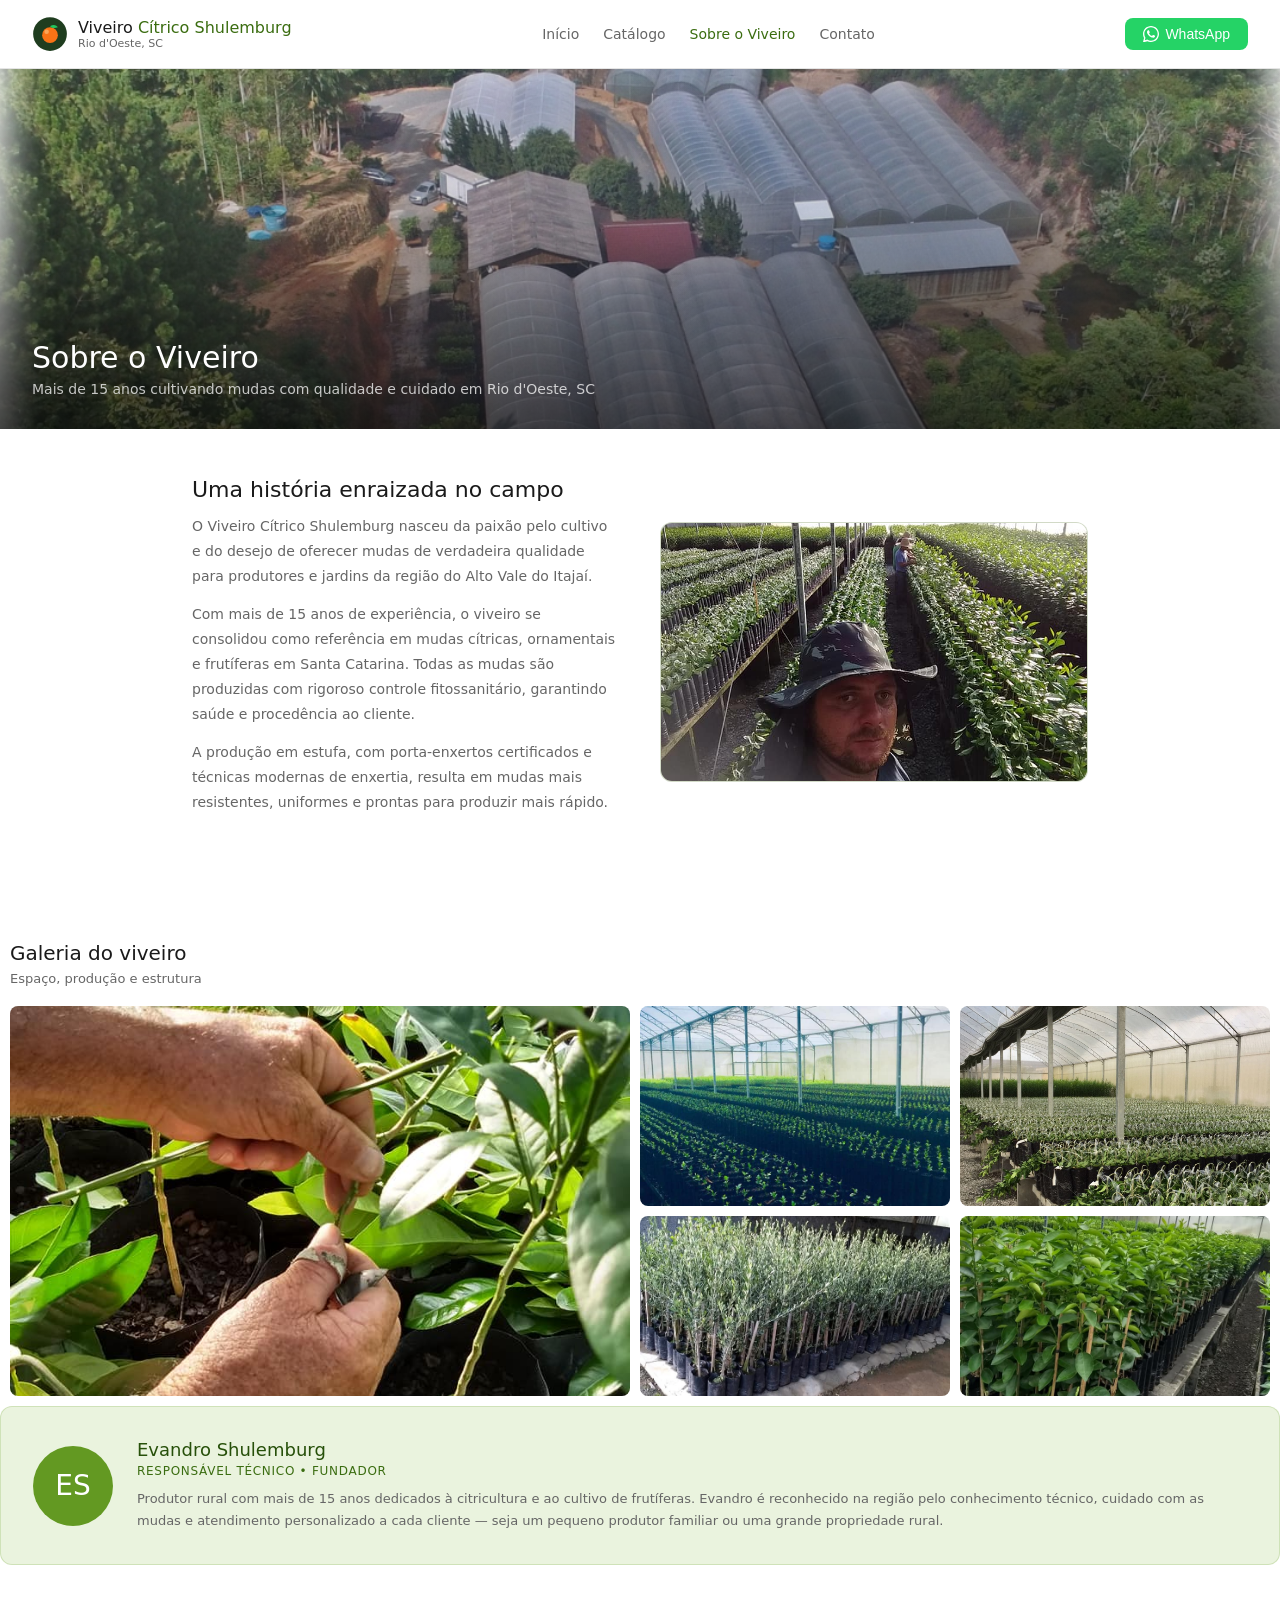
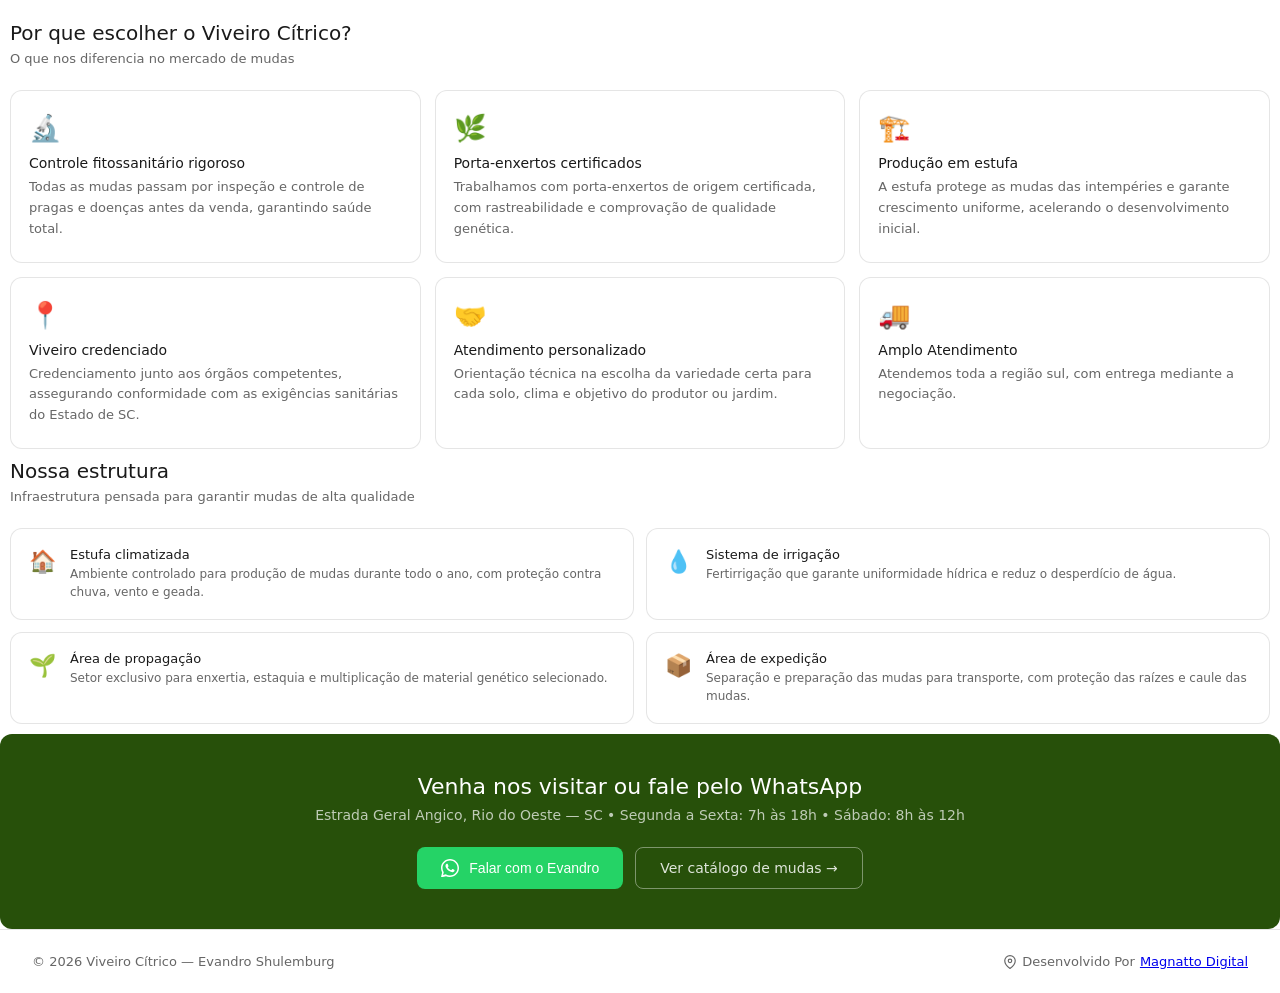
<file: viveiro.html>
<!DOCTYPE html>
<html lang="pt-BR">
<head>
  <meta charset="UTF-8" />
  <meta name="viewport" content="width=device-width, initial-scale=1.0" />
  <title>Sobre o Viveiro — Viveiro Cítrico Shulemburg</title>
  <meta name="description" content="Conheça o Viveiro Cítrico Shulemburg. Mais de 15 anos produzindo mudas de qualidade em Rio d'Oeste, SC." />
  <link rel="stylesheet" href="style.css" />
  <link rel="icon" href="favicon.svg" type="image/svg+xml">
  <link rel="icon" href="favicon.svg" sizes="32x32">
  <style>
    /* ===== VIVEIRO PAGE ===== */

    /* Hero da página */
    .viveiro-hero {
      position: relative;
      height: 360px;
      overflow: hidden;
      display: flex;
      align-items: flex-end;
    }
    .viveiro-hero-img {
      position: absolute;
      inset: 0;
      background:
        linear-gradient(135deg, #1e4d08 0%, #3b6d11 40%, #5a8f20 70%, #7ab82e 100%);
      display: flex;
      align-items: center;
      justify-content: center;
    }
    /* Decoração de folhas SVG no hero */
    .viveiro-hero-img::before {
      content: '';
      position: absolute;
      inset: 0;
      background-image:
        radial-gradient(circle at 20% 50%, rgba(255,255,255,0.04) 0%, transparent 50%),
        radial-gradient(circle at 80% 20%, rgba(255,255,255,0.06) 0%, transparent 40%);
    }
    .viveiro-hero-overlay {
      position: absolute;
      inset: 0;
      background: linear-gradient(to top, rgba(0,0,0,0.65) 0%, rgba(0,0,0,0.15) 60%, transparent 100%);
    }
    .viveiro-hero-text {
      position: relative;
      z-index: 2;
      padding: 32px;
      width: 100%;
    }
    .viveiro-hero-text h1 {
      font-size: 30px;
      font-weight: 500;
      color: #fff;
      margin-bottom: 6px;
    }
    .viveiro-hero-text p {
      font-size: 14px;
      color: rgba(255,255,255,0.75);
    }
    .viveiro-hero-emoji {
      font-size: 80px;
      opacity: 0.18;
      position: absolute;
      right: 60px;
      top: 50%;
      transform: translateY(-50%);
      user-select: none;
    }

    /* Layout da página */
    .viveiro-body {
      max-width: 960px;
      margin: 0 auto;
      padding: 48px 32px;
    }

    /* Intro com foto */
    .viveiro-intro {
      display: grid;
      grid-template-columns: 1fr 1fr;
      gap: 40px;
      align-items: center;
      margin-bottom: 56px;
    }
    .viveiro-intro-text h2 {
      font-size: 22px;
      font-weight: 500;
      color: var(--text-primary);
      margin-bottom: 12px;
    }
    .viveiro-intro-text p {
      font-size: 14px;
      color: var(--text-secondary);
      line-height: 1.8;
      margin-bottom: 12px;
    }
    .viveiro-intro-img {
      border-radius: var(--radius-lg);
      overflow: hidden;
      background: var(--green-light);
      height: 260px;
      display: flex;
      align-items: center;
      justify-content: center;
      flex-direction: column;
      gap: 12px;
      border: 0.5px solid var(--border);
      position: relative;
    }
    .photo-placeholder {
      display: flex;
      align-items: center;
      justify-content: center;
      flex-direction: column;
      gap: 8px;
      width: 100%;
      height: 100%;
      background: linear-gradient(135deg, #d4edbe 0%, #c0dd97 100%);
      position: relative;
    }
    .photo-placeholder-emoji {
      font-size: 52px;
      opacity: 0.6;
    }
    .photo-placeholder-label {
      font-size: 11px;
      color: var(--green-mid);
      font-weight: 500;
      opacity: 0.8;
      text-align: center;
      padding: 0 16px;
    }
    .photo-placeholder-tag {
      position: absolute;
      bottom: 12px;
      right: 12px;
      background: rgba(255,255,255,0.8);
      border-radius: 6px;
      font-size: 10px;
      color: var(--green-mid);
      padding: 3px 8px;
      font-weight: 500;
    }

    /* Galeria de fotos */
    .viveiro-galeria {
      margin-bottom: 56px;
      margin: 10px;
    }
    .viveiro-galeria h2 {
      font-size: 20px;
      font-weight: 500;
      color: var(--text-primary);
      margin-bottom: 6px;
    }
    .viveiro-galeria-sub {
      font-size: 13px;
      color: var(--text-secondary);
      margin-bottom: 20px;
    }
    .galeria-grid {
      display: grid;
      grid-template-columns: 2fr 1fr 1fr;
      grid-template-rows: 200px 180px;
      gap: 10px;
    }
    .galeria-item {
      border-radius: var(--radius-md);
      overflow: hidden;
      position: relative;
    }
    .galeria-item:first-child {
      grid-row: 1 / 3;
    }
    .galeria-foto {
      width: 100%;
  height: 100%;
  object-fit: cover;        /* recorta a imagem para preencher o espaço */
  object-position: center;  /* ← AQUI você controla o enquadramento */
    }
    .galeria-foto .foto-label {
      font-size: 10px;
      color: var(--green-mid);
      font-weight: 600;
      text-transform: uppercase;
      letter-spacing: 0.05em;
      opacity: 0.7;
    }
    .gf-1 { background: linear-gradient(135deg, #c8e6a0 0%, #a8d060 100%); }
    .gf-2 { background: linear-gradient(135deg, #d4edbe 0%, #b8d98a 100%); }
    .gf-3 { background: linear-gradient(135deg, #f5e8d0 0%, #e8d0a0 100%); }
    .gf-4 { background: linear-gradient(135deg, #f0dde8 0%, #e0b8cc 100%); }
    .gf-5 { background: linear-gradient(135deg, #d0e8d4 0%, #a8d0b0 100%); }

    /* Pilares / diferenciais */
    .viveiro-diferenciais {
      margin-bottom: 56px;
      margin: 10px;
    }
    .viveiro-diferenciais h2 {
      font-size: 20px;
      font-weight: 500;
      color: var(--text-primary);
      margin-bottom: 6px;
    }
    .viveiro-diferenciais-sub {
      font-size: 13px;
      color: var(--text-secondary);
      margin-bottom: 24px;
    }
    .diferenciais-grid {
      display: grid;
      grid-template-columns: repeat(3, 1fr);
      gap: 14px;
    }
    .diferencial-card {
      border: 0.5px solid var(--border);
      border-radius: var(--radius-lg);
      padding: 22px 18px;
      background: var(--white);
    }
    .diferencial-icon {
      font-size: 26px;
      margin-bottom: 12px;
    }
    .diferencial-titulo {
      font-size: 14px;
      font-weight: 500;
      color: var(--text-primary);
      margin-bottom: 6px;
    }
    .diferencial-desc {
      font-size: 13px;
      color: var(--text-secondary);
      line-height: 1.6;
    }

    /* Equipe / Responsável */
    .viveiro-equipe {
      background: var(--green-light);
      border-radius: var(--radius-lg);
      padding: 32px;
      display: grid;
      grid-template-columns: auto 1fr;
      gap: 24px;
      align-items: center;
      margin-bottom: 56px;
      border: 0.5px solid rgba(99,153,34,0.2);
    }
    .equipe-avatar {
      width: 80px;
      height: 80px;
      border-radius: 50%;
      background: var(--green-main);
      display: flex;
      align-items: center;
      justify-content: center;
      font-size: 28px;
      font-weight: 500;
      color: #fff;
      flex-shrink: 0;
    }
    .equipe-nome {
      font-size: 18px;
      font-weight: 500;
      color: var(--green-dark);
      margin-bottom: 4px;
    }
    .equipe-cargo {
      font-size: 12px;
      color: var(--green-mid);
      font-weight: 500;
      text-transform: uppercase;
      letter-spacing: 0.06em;
      margin-bottom: 10px;
    }
    .equipe-bio {
      font-size: 13px;
      color: var(--text-secondary);
      line-height: 1.7;
    }

    /* Estrutura / Estufa */
    .viveiro-estrutura {
      margin-bottom: 40px;
      margin: 10px;
    }
    .viveiro-estrutura h2 {
      font-size: 20px;
      font-weight: 500;
      color: var(--text-primary);
      margin-bottom: 6px;
    }
    .estrutura-sub {
      font-size: 13px;
      color: var(--text-secondary);
      margin-bottom: 24px;
    }
    .estrutura-items {
      display: grid;
      grid-template-columns: repeat(2, 1fr);
      gap: 12px;
    }
    .estrutura-item {
      display: flex;
      gap: 14px;
      align-items: flex-start;
      padding: 18px;
      border: 0.5px solid var(--border);
      border-radius: var(--radius-lg);
      background: var(--white);
    }
    .estrutura-item-icon {
      font-size: 22px;
      flex-shrink: 0;
      margin-top: 2px;
    }
    .estrutura-item-title {
      font-size: 13px;
      font-weight: 500;
      color: var(--text-primary);
      margin-bottom: 3px;
    }
    .estrutura-item-desc {
      font-size: 12px;
      color: var(--text-secondary);
      line-height: 1.5;
    }

    /* CTA */
    .viveiro-cta {
      background: var(--green-dark);
      border-radius: var(--radius-lg);
      padding: 40px 32px;
      text-align: center;
    }
    .viveiro-cta h2 {
      font-size: 22px;
      font-weight: 500;
      color: #fff;
      margin-bottom: 8px;
    }
    .viveiro-cta p {
      font-size: 14px;
      color: rgba(255,255,255,0.7);
      margin-bottom: 24px;
    }
    .viveiro-cta-buttons {
      display: flex;
      gap: 12px;
      justify-content: center;
      flex-wrap: wrap;
    }
    .btn-viveiro-outline {
      background: transparent;
      color: rgba(255,255,255,0.85);
      border: 1.5px solid rgba(255,255,255,0.4);
      padding: 12px 24px;
      border-radius: var(--radius-md);
      font-size: 14px;
      cursor: pointer;
      transition: background 0.15s;
      text-decoration: none;
      display: inline-block;
    }
    .btn-viveiro-outline:hover {
      background: rgba(255,255,255,0.08);
    }

    @media (max-width: 768px) {
      .viveiro-intro { grid-template-columns: 1fr; }
      .galeria-grid { grid-template-columns: 1fr 1fr; grid-template-rows: auto; }
      .galeria-item:first-child { grid-row: auto; }
      .diferenciais-grid { grid-template-columns: 1fr; }
      .viveiro-equipe { grid-template-columns: 1fr; text-align: center; }
      .equipe-avatar { margin: 0 auto; }
      .estrutura-items { grid-template-columns: 1fr; }
    }
  </style>
</head>
<body>

  <!-- NAVBAR -->
  <nav class="nav">
    <a href="index.html" class="logo" style="text-decoration:none;">
      <div class="logo-icon" style="background:transparent;">
       <img src="favicon.svg" alt="favicon">
        </svg>
      </div>
      <div>
        <div class="logo-name">Viveiro <span>Cítrico Shulemburg</span></div>
        <div class="logo-sub">Rio d'Oeste, SC</div>
      </div>
    </a>
    <div class="nav-links">
      <a href="index.html">Início</a>
      <a href="catalogo.html">Catálogo</a>
      <a href="viveiro.html" class="active">Sobre o Viveiro</a>
      <a href="index.html#contato">Contato</a>
    </div>
    <button class="wpp-btn">
      <svg width="16" height="16" viewBox="0 0 24 24" fill="currentColor">
        <path d="M17.472 14.382c-.297-.149-1.758-.867-2.03-.967-.273-.099-.471-.148-.67.15-.197.297-.767.966-.94 1.164-.173.199-.347.223-.644.075-.297-.15-1.255-.463-2.39-1.475-.883-.788-1.48-1.761-1.653-2.059-.173-.297-.018-.458.13-.606.134-.133.298-.347.446-.52.149-.174.198-.298.298-.497.099-.198.05-.371-.025-.52-.075-.149-.669-1.612-.916-2.207-.242-.579-.487-.5-.669-.51-.173-.008-.371-.01-.57-.01-.198 0-.52.074-.792.372-.272.297-1.04 1.016-1.04 2.479 0 1.462 1.065 2.875 1.213 3.074.149.198 2.096 3.2 5.077 4.487.709.306 1.262.489 1.694.625.712.227 1.36.195 1.871.118.571-.085 1.758-.719 2.006-1.413.248-.694.248-1.289.173-1.413-.074-.124-.272-.198-.57-.347z"/>
        <path d="M12 0C5.373 0 0 5.373 0 12c0 2.123.554 4.118 1.522 5.847L.057 23.853a.5.5 0 0 0 .609.608l6.007-1.464A11.939 11.939 0 0 0 12 24c6.627 0 12-5.373 12-12S18.627 0 12 0zm0 22a9.952 9.952 0 0 1-5.093-1.396l-.363-.215-3.769.918.936-3.669-.236-.378A9.952 9.952 0 0 1 2 12C2 6.477 6.477 2 12 2s10 4.477 10 10-4.477 10-10 10z"/>
      </svg>
      WhatsApp
    </button>
    <button class="hamburger" id="hamburger" aria-label="Menu" aria-expanded="false">
      <span></span><span></span><span></span>
    </button>
  </nav>

  <!-- MOBILE MENU -->
  <div class="mobile-menu" id="mobileMenu">
    <a href="index.html">Início</a>
    <a href="catalogo.html">Catálogo</a>
    <a href="viveiro.html" class="active">Sobre o Viveiro</a>
    <a href="index.html#contato">Contato</a>
    <a href="#" class="mobile-wpp wpp-btn">
      <svg width="16" height="16" viewBox="0 0 24 24" fill="currentColor">
        <path d="M17.472 14.382c-.297-.149-1.758-.867-2.03-.967-.273-.099-.471-.148-.67.15-.197.297-.767.966-.94 1.164-.173.199-.347.223-.644.075-.297-.15-1.255-.463-2.39-1.475-.883-.788-1.48-1.761-1.653-2.059-.173-.297-.018-.458.13-.606.134-.133.298-.347.446-.52.149-.174.198-.298.298-.497.099-.198.05-.371-.025-.52-.075-.149-.669-1.612-.916-2.207-.242-.579-.487-.5-.669-.51-.173-.008-.371-.01-.57-.01-.198 0-.52.074-.792.372-.272.297-1.04 1.016-1.04 2.479 0 1.462 1.065 2.875 1.213 3.074.149.198 2.096 3.2 5.077 4.487.709.306 1.262.489 1.694.625.712.227 1.36.195 1.871.118.571-.085 1.758-.719 2.006-1.413.248-.694.248-1.289.173-1.413-.074-.124-.272-.198-.57-.347z"/>
        <path d="M12 0C5.373 0 0 5.373 0 12c0 2.123.554 4.118 1.522 5.847L.057 23.853a.5.5 0 0 0 .609.608l6.007-1.464A11.939 11.939 0 0 0 12 24c6.627 0 12-5.373 12-12S18.627 0 12 0zm0 22a9.952 9.952 0 0 1-5.093-1.396l-.363-.215-3.769.918.936-3.669-.236-.378A9.952 9.952 0 0 1 2 12C2 6.477 6.477 2 12 2s10 4.477 10 10-4.477 10-10 10z"/>
      </svg>
      WhatsApp
    </a>
  </div>

  <!-- HERO -->
  <div class="viveiro-hero">
    <div class="viveiro-hero-img">
        <img src="img/foto9.png" alt=fotodoviveiro width="100%">
    </div>
    <div class="viveiro-hero-overlay"></div>
    <div class="viveiro-hero-text">
      <h1>Sobre o Viveiro</h1>
      <p>Mais de 15 anos cultivando mudas com qualidade e cuidado em Rio d'Oeste, SC</p>
    </div>
  </div>

  <!-- CORPO -->
  <div class="viveiro-body">

    <!-- INTRO -->
    <div class="viveiro-intro">
      <div class="viveiro-intro-text">
        <h2>Uma história enraizada no campo</h2>
        <p>O Viveiro Cítrico Shulemburg nasceu da paixão pelo cultivo e do desejo de oferecer mudas de verdadeira qualidade para produtores e jardins da região do Alto Vale do Itajaí.</p>
        <p>Com mais de 15 anos de experiência, o viveiro se consolidou como referência em mudas cítricas, ornamentais e frutíferas em Santa Catarina. Todas as mudas são produzidas com rigoroso controle fitossanitário, garantindo saúde e procedência ao cliente.</p>
        <p>A produção em estufa, com porta-enxertos certificados e técnicas modernas de enxertia, resulta em mudas mais resistentes, uniformes e prontas para produzir mais rápido.</p>
      </div>
      <div class="viveiro-intro-img">
        <img src="img/foto8.jpg" alt="fotodaproducao" class="galeria-foto">
        </div>
      </div>
    </div>

    <!-- GALERIA -->
    <div class="viveiro-galeria">
      <h2>Galeria do viveiro</h2>
      <div class="viveiro-galeria-sub">Espaço, produção e estrutura</div>
      <div class="galeria-grid">

        <div class="galeria-item">
          <div class="galeria-foto gf-1">
            <img src="img/foto7.jpg" alt="fotoenxertando" class="galeria-foto">
          </div>
        </div>

        <div class="galeria-item">
          <div class="galeria-foto gf-2">
            <img src="img/foto13.jpg" alt="fotobancadas" class="galeria-foto">
          </div>
        </div>

        <div class="galeria-item">
          <div class="galeria-foto gf-3">
            <img src="img/foto1.jpg" alt="fotoramas" class="galeria-foto">
          </div>
        </div>

        <div class="galeria-item">
          <div class="galeria-foto gf-4">
            <img src="img/foto5.jpg" alt="mudasnarua" class="galeria-foto">
          </div>
        </div>

        <div class="galeria-item">
          <img src="img/foto6.jpg" alt="mudasbancada" class="galeria-foto">
          </div>
        </div>

      </div>
    </div>

    <!-- RESPONSÁVEL -->
    <div class="viveiro-equipe">
      <div class="equipe-avatar">ES</div>
      <div>
        <div class="equipe-nome">Evandro Shulemburg</div>
        <div class="equipe-cargo">Responsável técnico &bull; Fundador</div>
        <div class="equipe-bio">
          Produtor rural com mais de 15 anos dedicados à citricultura e ao cultivo de frutíferas. Evandro é reconhecido na região pelo conhecimento técnico, cuidado com as mudas e atendimento personalizado a cada cliente — seja um pequeno produtor familiar ou uma grande propriedade rural.
        </div>
      </div>
    </div>

    <!-- DIFERENCIAIS -->
    <div class="viveiro-diferenciais">
      <h2>Por que escolher o Viveiro Cítrico?</h2>
      <div class="viveiro-diferenciais-sub">O que nos diferencia no mercado de mudas</div>
      <div class="diferenciais-grid">

        <div class="diferencial-card">
          <div class="diferencial-icon">🔬</div>
          <div class="diferencial-titulo">Controle fitossanitário rigoroso</div>
          <div class="diferencial-desc">Todas as mudas passam por inspeção e controle de pragas e doenças antes da venda, garantindo saúde total.</div>
        </div>

        <div class="diferencial-card">
          <div class="diferencial-icon">🌿</div>
          <div class="diferencial-titulo">Porta-enxertos certificados</div>
          <div class="diferencial-desc">Trabalhamos com porta-enxertos de origem certificada, com rastreabilidade e comprovação de qualidade genética.</div>
        </div>

        <div class="diferencial-card">
          <div class="diferencial-icon">🏗️</div>
          <div class="diferencial-titulo">Produção em estufa</div>
          <div class="diferencial-desc">A estufa protege as mudas das intempéries e garante crescimento uniforme, acelerando o desenvolvimento inicial.</div>
        </div>

        <div class="diferencial-card">
          <div class="diferencial-icon">📍</div>
          <div class="diferencial-titulo">Viveiro credenciado</div>
          <div class="diferencial-desc">Credenciamento junto aos órgãos competentes, assegurando conformidade com as exigências sanitárias do Estado de SC.</div>
        </div>

        <div class="diferencial-card">
          <div class="diferencial-icon">🤝</div>
          <div class="diferencial-titulo">Atendimento personalizado</div>
          <div class="diferencial-desc">Orientação técnica na escolha da variedade certa para cada solo, clima e objetivo do produtor ou jardim.</div>
        </div>

        <div class="diferencial-card">
          <div class="diferencial-icon">🚚</div>
          <div class="diferencial-titulo">Amplo Atendimento</div>
          <div class="diferencial-desc">Atendemos toda a região sul, com entrega mediante a negociação.</div>
        </div>

      </div>
    </div>

    <!-- ESTRUTURA -->
    <div class="viveiro-estrutura">
      <h2>Nossa estrutura</h2>
      <div class="estrutura-sub">Infraestrutura pensada para garantir mudas de alta qualidade</div>
      <div class="estrutura-items">

        <div class="estrutura-item">
          <div class="estrutura-item-icon">🏠</div>
          <div>
            <div class="estrutura-item-title">Estufa climatizada</div>
            <div class="estrutura-item-desc">Ambiente controlado para produção de mudas durante todo o ano, com proteção contra chuva, vento e geada.</div>
          </div>
        </div>

        <div class="estrutura-item">
          <div class="estrutura-item-icon">💧</div>
          <div>
            <div class="estrutura-item-title">Sistema de irrigação</div>
            <div class="estrutura-item-desc">Fertirrigação que garante uniformidade hídrica e reduz o desperdício de água.</div>
          </div>
        </div>

        <div class="estrutura-item">
          <div class="estrutura-item-icon">🌱</div>
          <div>
            <div class="estrutura-item-title">Área de propagação</div>
            <div class="estrutura-item-desc">Setor exclusivo para enxertia, estaquia e multiplicação de material genético selecionado.</div>
          </div>
        </div>

        <div class="estrutura-item">
          <div class="estrutura-item-icon">📦</div>
          <div>
            <div class="estrutura-item-title">Área de expedição</div>
            <div class="estrutura-item-desc">Separação e preparação das mudas para transporte, com proteção das raízes e caule das mudas.</div>
          </div>
        </div>

      </div>
    </div>

    <!-- CTA FINAL -->
    <div class="viveiro-cta">
      <h2>Venha nos visitar ou fale pelo WhatsApp</h2>
      <p>Estrada Geral Angico, Rio do Oeste — SC &bull; Segunda a Sexta: 7h às 18h &bull; Sábado: 8h às 12h</p>
      <div class="viveiro-cta-buttons">
        <button class="wpp-big" style="font-size:14px; padding: 12px 24px;">
          <svg width="18" height="18" viewBox="0 0 24 24" fill="currentColor">
            <path d="M17.472 14.382c-.297-.149-1.758-.867-2.03-.967-.273-.099-.471-.148-.67.15-.197.297-.767.966-.94 1.164-.173.199-.347.223-.644.075-.297-.15-1.255-.463-2.39-1.475-.883-.788-1.48-1.761-1.653-2.059-.173-.297-.018-.458.13-.606.134-.133.298-.347.446-.52.149-.174.198-.298.298-.497.099-.198.05-.371-.025-.52-.075-.149-.669-1.612-.916-2.207-.242-.579-.487-.5-.669-.51-.173-.008-.371-.01-.57-.01-.198 0-.52.074-.792.372-.272.297-1.04 1.016-1.04 2.479 0 1.462 1.065 2.875 1.213 3.074.149.198 2.096 3.2 5.077 4.487.709.306 1.262.489 1.694.625.712.227 1.36.195 1.871.118.571-.085 1.758-.719 2.006-1.413.248-.694.248-1.289.173-1.413-.074-.124-.272-.198-.57-.347z"/>
            <path d="M12 0C5.373 0 0 5.373 0 12c0 2.123.554 4.118 1.522 5.847L.057 23.853a.5.5 0 0 0 .609.608l6.007-1.464A11.939 11.939 0 0 0 12 24c6.627 0 12-5.373 12-12S18.627 0 12 0zm0 22a9.952 9.952 0 0 1-5.093-1.396l-.363-.215-3.769.918.936-3.669-.236-.378A9.952 9.952 0 0 1 2 12C2 6.477 6.477 2 12 2s10 4.477 10 10-4.477 10-10 10z"/>
          </svg>
          Falar com o Evandro
        </button>
        <a href="catalogo.html" class="btn-viveiro-outline">Ver catálogo de mudas →</a>
      </div>
    </div>

  </div>

  <!-- FOOTER -->
  <footer class="footer">
    <div class="footer-copy">&copy; 2026 Viveiro Cítrico &mdash; Evandro Shulemburg</div>
    <div class="footer-loc">
      <svg width="14" height="14" viewBox="0 0 24 24" fill="none" stroke="currentColor" stroke-width="2">
        <path d="M21 10c0 7-9 13-9 13s-9-6-9-13a9 9 0 0 1 18 0z"/>
        <circle cx="12" cy="10" r="3"/>
      </svg>
      Desenvolvido Por  <a href="https://wa.me/5547988739362" target="_blank">Magnatto Digital</a>
    </div>
  </footer>

  <script src="script.js"></script>
</body>
</html>
</file>
<file: style.css>
* {
  box-sizing: border-box;
  margin: 0;
  padding: 0;
}

:root {
  --green-dark: #27500A;
  --green-mid: #3B6D11;
  --green-main: #639922;
  --green-light: #EAF3DE;
  --green-pale: #C0DD97;
  --amber-main: #BA7517;
  --amber-light: #FAEEDA;
  --pink-main: #993556;
  --pink-light: #FBEAF0;
  --white: #ffffff;
  --text-primary: #1a1a1a;
  --text-secondary: #666666;
  --text-muted: #999999;
  --border: rgba(0,0,0,0.1);
  --bg-secondary: #f7f7f5;
  --radius-md: 8px;
  --radius-lg: 12px;
}

body {
  font-family: 'Segoe UI', system-ui, sans-serif;
  color: var(--text-primary);
  background: var(--white);
}

/* ===== NAVBAR ===== */
.nav {
  display: flex;
  justify-content: space-between;
  align-items: center;
  padding: 16px 32px;
  border-bottom: 0.5px solid var(--border);
  background: var(--white);
  position: sticky;
  top: 0;
  z-index: 10;
}

.logo {
  display: flex;
  align-items: center;
  gap: 10px;
}

.logo-icon {
  width: 36px;
  height: 36px;
  background: var(--green-main);
  border-radius: var(--radius-md);
  display: flex;
  align-items: center;
  justify-content: center;
}

.logo-icon svg {
  width: 20px;
  height: 20px;
}

.logo-name {
  font-size: 16px;
  font-weight: 500;
  color: var(--text-primary);
}

.logo-name span {
  color: var(--green-mid);
}

.logo-sub {
  font-size: 11px;
  color: var(--text-secondary);
}

.nav-links {
  display: flex;
  gap: 24px;
}

.nav-links a {
  font-size: 14px;
  color: var(--text-secondary);
  text-decoration: none;
  cursor: pointer;
  transition: color 0.15s;
}

.nav-links a:hover {
  color: var(--text-primary);
}

.nav-links a.active {
  color: var(--green-mid);
  font-weight: 500;
}

.wpp-btn {
  background: #25D366;
  color: #fff;
  border: none;
  padding: 8px 18px;
  border-radius: var(--radius-md);
  font-size: 14px;
  font-weight: 500;
  cursor: pointer;
  display: flex;
  align-items: center;
  gap: 6px;
  transition: background 0.15s;
}

.wpp-btn:hover {
  background: #1ebe5a;
}

/* ===== HERO ===== */
.hero {
  position: relative;
  height: 420px;
  display: flex;
  align-items: center;
  justify-content: center;
  flex-direction: column;
  text-align: center;
  padding: 0 24px;
  overflow: hidden;
}

.hero-bg {
  position: absolute;
  inset: 0;
  background:
    radial-gradient(circle at center, rgba(0,0,0,0.2), rgba(0,0,0,0.6)),
    linear-gradient(to bottom, rgba(0,0,0,0.1), rgba(0,0,0,0.5)),
    url('img/hero.jpg');
  background-size: cover;
  background-position: center;
}


.hero-content {
  position: relative;
  z-index: 2;
}

.hero-badge {
  background: rgba(255, 255, 255, 0.15);
  color: #fff;
  font-size: 12px;
  padding: 4px 14px;
  border-radius: 20px;
  border: 0.5px solid rgba(255, 255, 255, 0.3);
  display: inline-block;
  margin-bottom: 14px;
}

.hero h1 {
  font-size: 34px;
  font-weight: 500;
  color: #fff;
  margin-bottom: 12px;
  line-height: 1.2;
}

.hero h1 span {
  color: var(--green-pale);
}

.hero p {
  font-size: 15px;
  color: rgba(255, 255, 255, 0.8);
  max-width: 520px;
  margin: 0 auto 24px;
  line-height: 1.6;
}

.hero-actions {
  display: flex;
  gap: 12px;
  justify-content: center;
  flex-wrap: wrap;
}

.btn-primary {
  background: var(--green-main);
  color: #fff;
  border: none;
  padding: 12px 24px;
  border-radius: var(--radius-md);
  font-size: 14px;
  font-weight: 500;
  cursor: pointer;
  transition: background 0.15s;
}

.btn-primary:hover {
  background: var(--green-mid);
}

.btn-outline {
  background: transparent;
  color: #fff;
  border: 1.5px solid rgba(255, 255, 255, 0.6);
  padding: 12px 24px;
  border-radius: var(--radius-md);
  font-size: 14px;
  cursor: pointer;
  transition: background 0.15s;
}

.btn-outline:hover {
  background: rgba(255, 255, 255, 0.1);
}

/* ===== STATS BAR ===== */
.stats-bar {
  display: flex;
  justify-content: center;
  background: var(--white);
  border-bottom: 0.5px solid var(--border);
}

.stat-item {
  padding: 20px 40px;
  text-align: center;
  border-right: 0.5px solid var(--border);
}

.stat-item:last-child {
  border-right: none;
}

.stat-num {
  font-size: 22px;
  font-weight: 500;
  color: var(--green-mid);
}

.stat-label {
  font-size: 12px;
  color: var(--text-secondary);
  margin-top: 2px;
}

/* ===== SECTIONS ===== */
.section {
  padding: 48px 32px;
  max-width: 1000px;
  margin: 0 auto;
}

.section-title {
  font-size: 22px;
  font-weight: 500;
  color: var(--text-primary);
  margin-bottom: 6px;
}

.section-sub {
  font-size: 14px;
  color: var(--text-secondary);
  margin-bottom: 32px;
}

/* ===== CATEGORIES ===== */
.cat-grid {
  display: grid;
  grid-template-columns: repeat(3, minmax(0, 1fr));
  gap: 16px;
}

a.cat-card {
  text-decoration: none;
  color: inherit;
  display: block;
}

.cat-card {
  background: var(--white);
  border: 0.5px solid var(--border);
  border-radius: var(--radius-lg);
  padding: 24px 20px;
  cursor: pointer;
  transition: border-color 0.15s;
}

.cat-card:hover {
  border-color: var(--green-main);
}

.cat-icon {
  width: 44px;
  height: 44px;
  border-radius: var(--radius-md);
  display: flex;
  align-items: center;
  justify-content: center;
  margin-bottom: 14px;
  font-size: 22px;
}

.cat-icon.citrico  { background: var(--green-light); }
.cat-icon.ornamental { background: var(--pink-light); }
.cat-icon.frutifera  { background: var(--amber-light); }

.cat-name {
  font-size: 15px;
  font-weight: 500;
  color: var(--text-primary);
  margin-bottom: 4px;
}

.cat-desc {
  font-size: 13px;
  color: var(--text-secondary);
  line-height: 1.5;
}

.cat-tag {
  display: inline-block;
  margin-top: 12px;
  font-size: 11px;
  font-weight: 500;
  padding: 3px 10px;
  border-radius: 20px;
}

.tag-green  { background: var(--green-light);  color: var(--green-mid); }
.tag-pink   { background: var(--pink-light);   color: var(--pink-main); }
.tag-amber  { background: var(--amber-light);  color: var(--amber-main); }

/* ===== PRODUCTS ===== */
.products-grid {
  display: grid;
  grid-template-columns: repeat(4, minmax(0, 1fr));
  gap: 14px;
}

.prod-card {
  background: var(--white);
  border: 0.5px solid var(--border);
  border-radius: var(--radius-lg);
  overflow: hidden;
  transition: border-color 0.15s;
}

.prod-card:hover {
  border-color: var(--green-main);
}

.prod-img {
  height: 110px;
  display: flex;
  align-items: center;
  justify-content: center;
  font-size: 36px;
}

.prod-img img {
  width: 100%;
  height: 100%;
  object-fit: contain;
}

.prod-body {
  padding: 12px 14px;
}

.prod-name {
  font-size: 13px;
  font-weight: 500;
  color: var(--text-primary);
  margin-bottom: 4px;
}

.prod-detail {
  font-size: 11px;
  color: var(--text-secondary);
}

.prod-cta {
  display: block;
  width: 100%;
  margin-top: 10px;
  background: transparent;
  border: 0.5px solid var(--border);
  border-radius: var(--radius-md);
  padding: 7px;
  font-size: 12px;
  cursor: pointer;
  color: var(--text-primary);
  transition: background 0.15s;
}

.prod-cta:hover {
  background: var(--bg-secondary);
}

/* ===== TESTIMONIALS ===== */
.testimonials {
  background: var(--bg-secondary);
  padding: 48px 32px;
}

.test-inner {
  max-width: 1000px;
  margin: 0 auto;
}

.test-grid {
  display: grid;
  grid-template-columns: repeat(3, minmax(0, 1fr));
  gap: 16px;
  margin-top: 32px;
}

.test-card {
  background: var(--white);
  border: 0.5px solid var(--border);
  border-radius: var(--radius-lg);
  padding: 20px;
}

.test-stars {
  color: var(--amber-main);
  font-size: 14px;
  margin-bottom: 10px;
}

.test-text {
  font-size: 13px;
  color: var(--text-secondary);
  line-height: 1.6;
  margin-bottom: 14px;
}

.test-author {
  display: flex;
  align-items: center;
  gap: 10px;
  border-top: 0.5px solid var(--border);
  padding-top: 12px;
}

.test-avatar {
  width: 32px;
  height: 32px;
  border-radius: 50%;
  background: var(--green-light);
  display: flex;
  align-items: center;
  justify-content: center;
  font-size: 12px;
  font-weight: 500;
  color: var(--green-mid);
  flex-shrink: 0;
}

.test-info-name {
  font-size: 13px;
  font-weight: 500;
  color: var(--text-primary);
}

.test-info-loc {
  font-size: 11px;
  color: var(--text-secondary);
}

/* ===== CTA SECTION ===== */
.cta-section {
  background: var(--green-dark);
  padding: 48px 32px;
  text-align: center;
}

.cta-section h2 {
  font-size: 26px;
  font-weight: 500;
  color: #fff;
  margin-bottom: 10px;
}

.cta-section p {
  font-size: 15px;
  color: rgba(255, 255, 255, 0.75);
  margin-bottom: 28px;
}

.wpp-big {
  background: #25D366;
  color: #fff;
  border: none;
  padding: 14px 32px;
  border-radius: var(--radius-md);
  font-size: 16px;
  font-weight: 500;
  cursor: pointer;
  display: inline-flex;
  align-items: center;
  gap: 10px;
  transition: background 0.15s;
}

.wpp-big:hover {
  background: #1ebe5a;
}

/* ===== FOOTER ===== */
.footer {
  padding: 24px 32px;
  border-top: 0.5px solid var(--border);
  display: flex;
  justify-content: space-between;
  align-items: center;
  flex-wrap: wrap;
  gap: 12px;
}

.footer-copy {
  font-size: 13px;
  color: var(--text-secondary);
}

.footer-loc {
  font-size: 13px;
  color: var(--text-secondary);
  display: flex;
  align-items: center;
  gap: 5px;
}

/* ===== CATALOG LINK BUTTON ===== */
.btn-catalogo-link {
  background: var(--white);
  color: var(--green-mid);
  border: 1.5px solid var(--green-main);
  padding: 11px 28px;
  border-radius: var(--radius-md);
  font-size: 14px;
  font-weight: 500;
  cursor: pointer;
  transition: background 0.15s;
}
.btn-catalogo-link:hover {
  background: var(--green-light);
}

/* ===== CONTACT INFO ===== */
.contato__info {
  display: flex;
  justify-content: center;
  gap: 24px;
  flex-wrap: wrap;
  padding: 36px 32px;
  background: var(--bg-secondary);
  border-top: 0.5px solid var(--border);
}
.info-card {
  display: flex;
  gap: 12px;
  align-items: flex-start;
}
.info-card__icon {
  font-size: 20px;
  margin-top: 2px;
}
.info-card strong {
  display: block;
  font-size: 13px;
  color: var(--text-primary);
  margin-bottom: 3px;
}
.info-card p {
  font-size: 13px;
  color: var(--text-secondary);
  line-height: 1.5;
}
.contato__mapa {
  height: 300px;
  width: 100%;
}
.contato__mapa iframe {
  width: 100%;
  height: 100%;
  border: 0;
}

/* ===== HAMBURGER MENU ===== */
.hamburger {
  display: none;
  flex-direction: column;
  justify-content: center;
  gap: 5px;
  background: none;
  border: none;
  cursor: pointer;
  padding: 6px;
  border-radius: var(--radius-md);
  transition: background 0.15s;
}
.hamburger:hover {
  background: var(--bg-secondary);
}
.hamburger span {
  display: block;
  width: 22px;
  height: 2px;
  background: var(--text-primary);
  border-radius: 2px;
  transition: transform 0.25s ease, opacity 0.25s ease;
  transform-origin: center;
}
.hamburger.open span:nth-child(1) {
  transform: translateY(7px) rotate(45deg);
}
.hamburger.open span:nth-child(2) {
  opacity: 0;
  transform: scaleX(0);
}
.hamburger.open span:nth-child(3) {
  transform: translateY(-7px) rotate(-45deg);
}

/* Mobile drawer */
.mobile-menu {
  display: none;
  flex-direction: column;
  position: fixed;
  top: 65px;
  left: 0;
  right: 0;
  background: var(--white);
  border-bottom: 0.5px solid var(--border);
  box-shadow: 0 8px 24px rgba(0,0,0,0.08);
  z-index: 9;
  padding: 8px 0 16px;
  animation: slideDown 0.2s ease;
}
.mobile-menu.open {
  display: flex;
}
@keyframes slideDown {
  from { opacity: 0; transform: translateY(-8px); }
  to   { opacity: 1; transform: translateY(0); }
}
.mobile-menu a {
  padding: 13px 28px;
  font-size: 15px;
  color: var(--text-secondary);
  text-decoration: none;
  transition: background 0.15s, color 0.15s;
}
.mobile-menu a:hover {
  background: var(--bg-secondary);
  color: var(--text-primary);
}
.mobile-menu a.active {
  color: var(--green-mid);
  font-weight: 500;
}
.mobile-menu .mobile-wpp {
  margin: 8px 24px 0;
  background: #25D366;
  color: #fff;
  border: none;
  padding: 11px 18px;
  border-radius: var(--radius-md);
  font-size: 14px;
  font-weight: 500;
  cursor: pointer;
  display: flex;
  align-items: center;
  justify-content: center;
  gap: 7px;
  transition: background 0.15s;
  text-decoration: none;
}
.mobile-menu .mobile-wpp:hover {
  background: #1ebe5a;
}

/* ===== RESPONSIVE ===== */
@media (max-width: 768px) {
  .nav-links { display: none; }
  .wpp-btn { display: none; }
  .hamburger { display: flex; }
  .cat-grid { grid-template-columns: 1fr; }
  .products-grid { grid-template-columns: repeat(2, minmax(0, 1fr)); }
  .test-grid { grid-template-columns: 1fr; }
  .stats-bar { flex-wrap: wrap; }
  .stat-item { border-right: none; border-bottom: 0.5px solid var(--border); }
  .hero h1 { font-size: 26px; }
}
</file>
